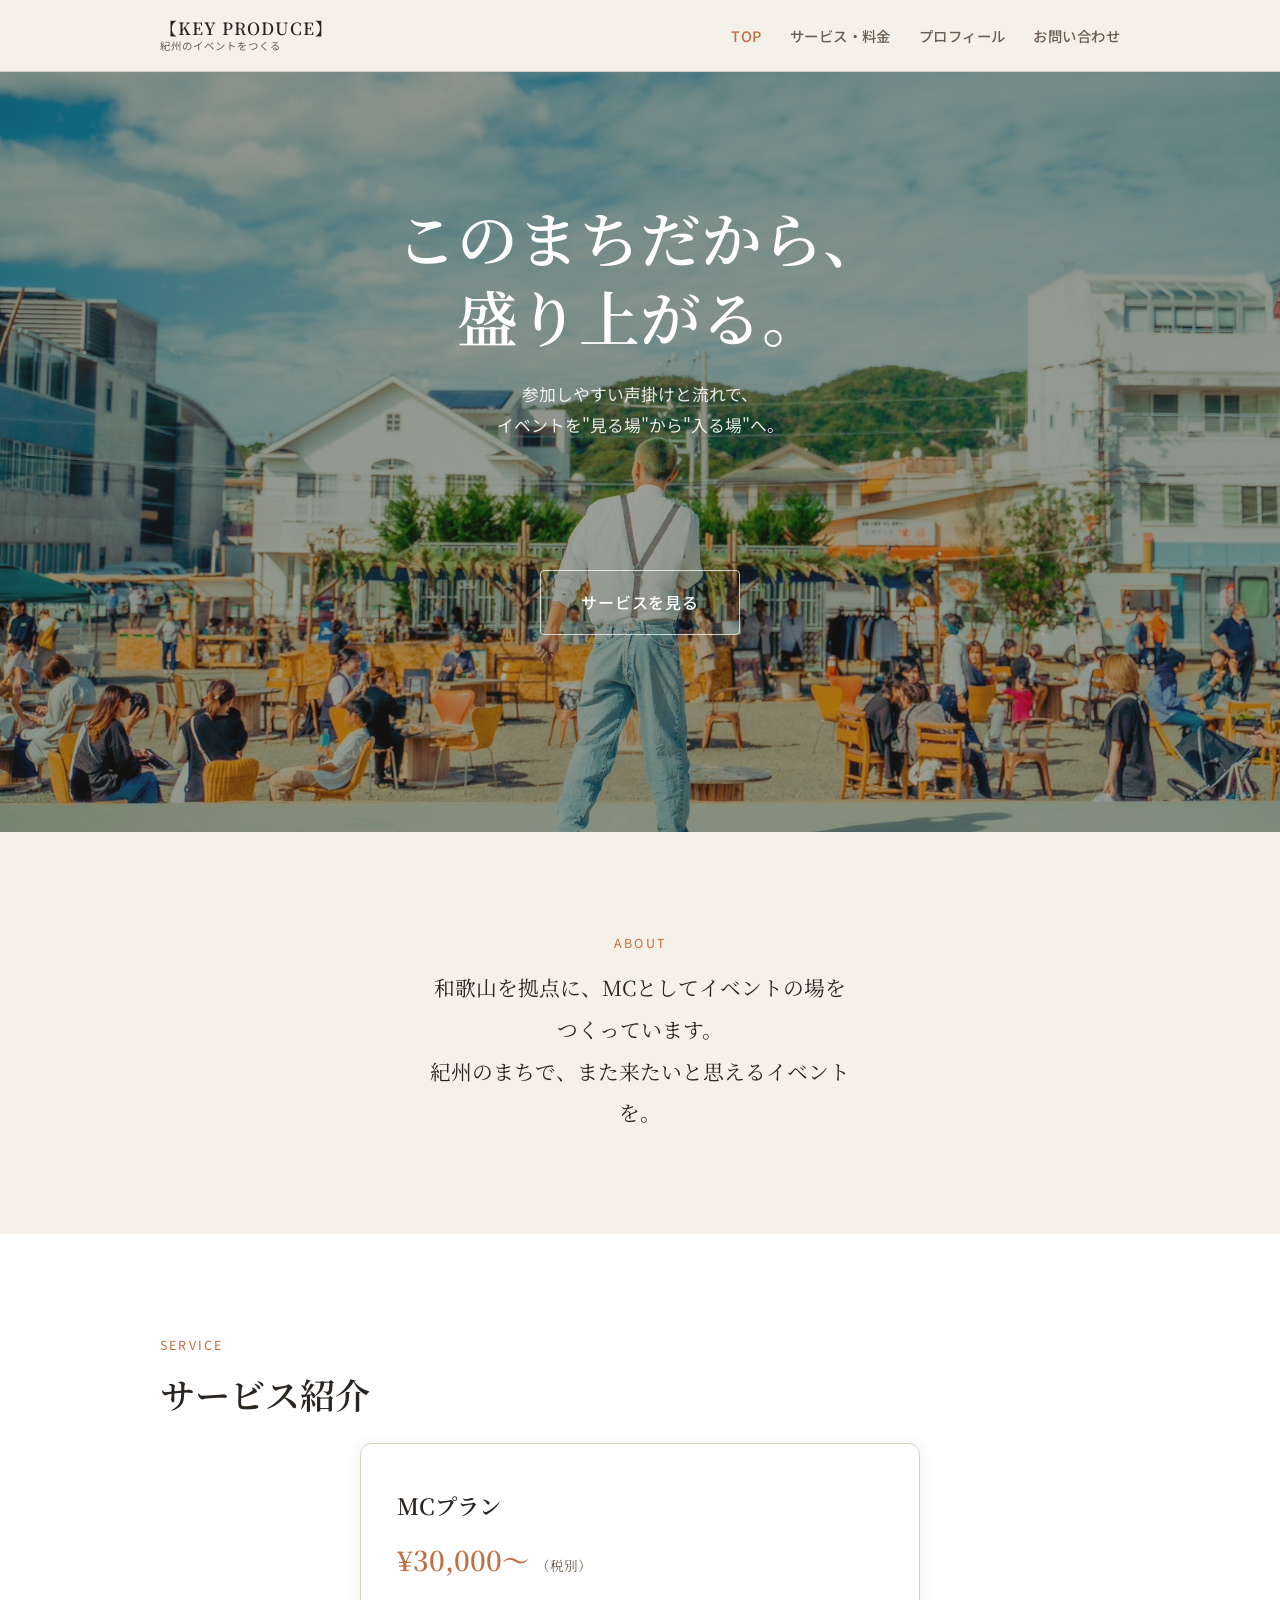
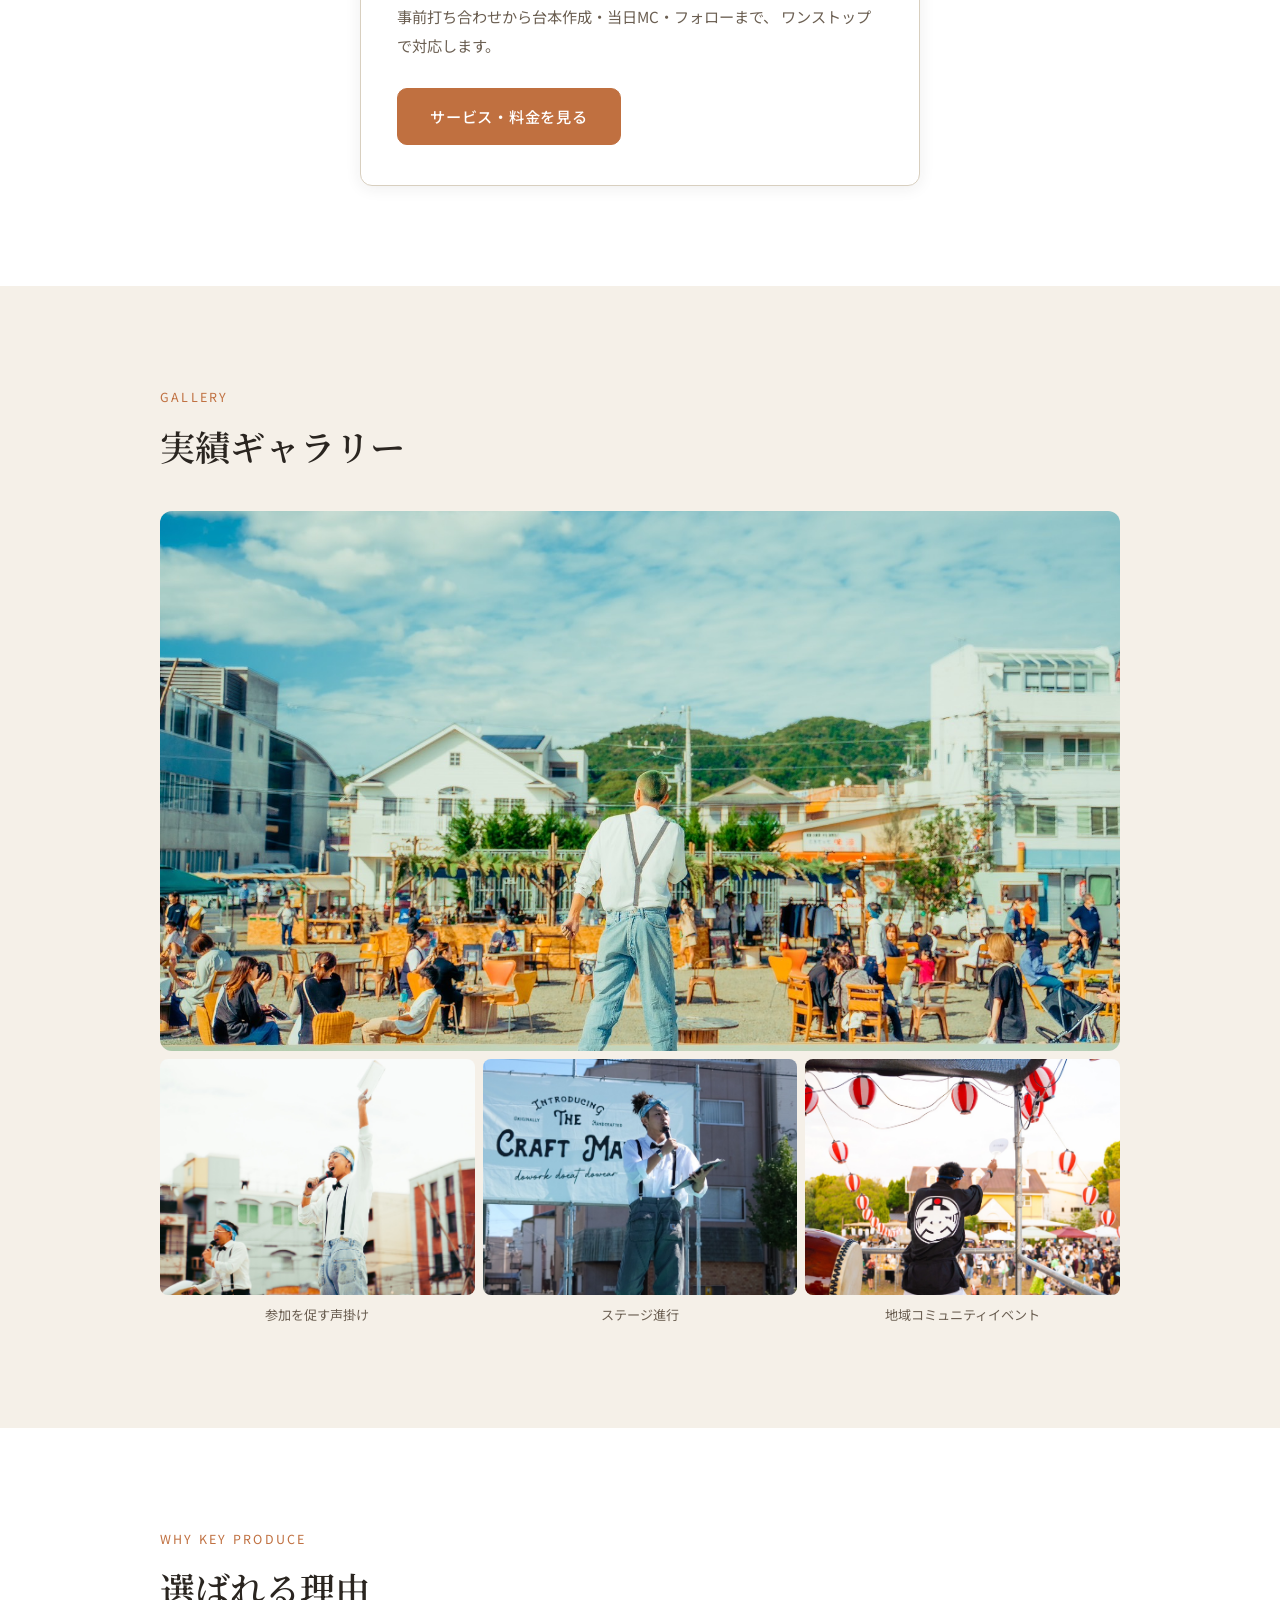
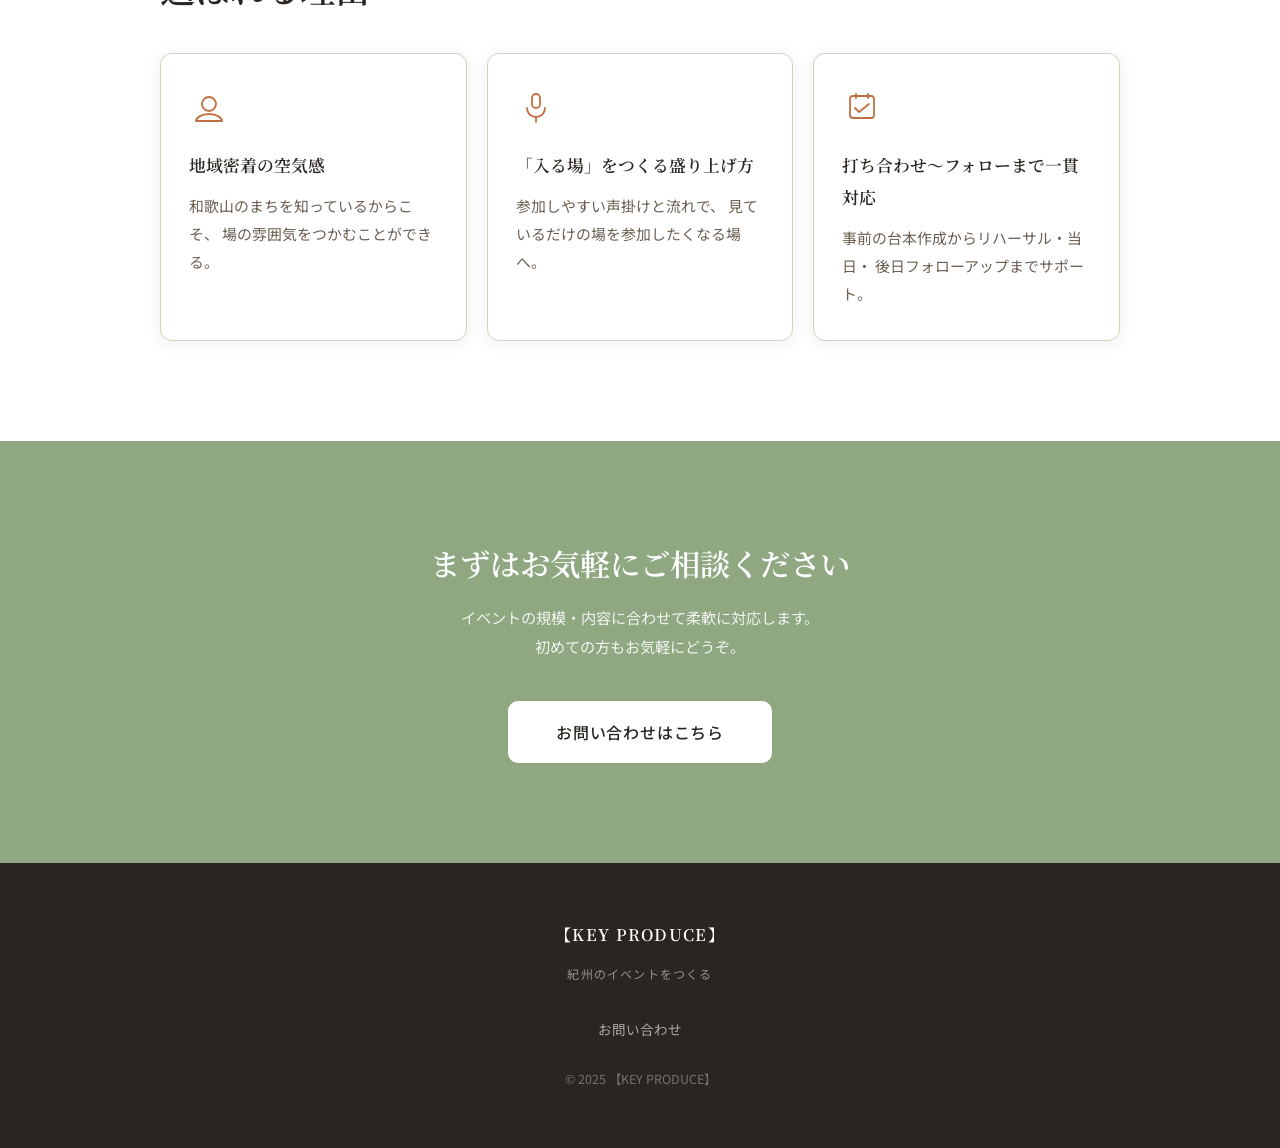
<file: index.html>
<!doctype html>
<html lang="ja">
<head>
  <meta charset="utf-8" />
  <meta name="viewport" content="width=device-width, initial-scale=1" />
  <!-- 屋号・説明文：確定後に差し替え -->
  <title>【KEY PRODUCE】｜紀州のイベントをつくる</title>
  <meta name="description" content="和歌山市を拠点に、MCとしてイベントの場をつくっています。企業イベント・地域祭り・婚礼など幅広く対応。まずはお気軽にご相談ください。" />

  <link rel="icon" href="favicon.svg" type="image/svg+xml" />
  <link rel="preconnect" href="https://fonts.googleapis.com">
  <link rel="preconnect" href="https://fonts.gstatic.com" crossorigin>
  <link href="https://fonts.googleapis.com/css2?family=Noto+Sans+JP:wght@400;500&family=Noto+Serif+JP:wght@400;600&display=swap" rel="stylesheet">

  <link rel="stylesheet" href="css/style.css" />
  <link rel="stylesheet" href="css/components.css" />
</head>

<body>
  <a class="skip-link" href="#main">本文へスキップ</a>

  <div id="site-header"></div>

  <main id="main">

    <!-- ─── 1. Hero ──────────────────────────── -->
    <section class="hero" aria-labelledby="hero-title">
      <div class="hero-bg">
        <img
          src="assets/images/hero-wakayama-local-event.jpg"
          alt="和歌山市の屋外イベント会場、多くの来場者が集まる様子"
          loading="eager"
          fetchpriority="high"
        />
      </div>
      <div class="hero-inner">
        <div class="container" style="text-align: center;">
          <div class="hero-text">
            <h1 class="hero-title" id="hero-title">
              このまちだから、<br>盛り上がる。
            </h1>
            <p class="hero-sub">
              参加しやすい声掛けと流れで、<br>
              イベントを"見る場"から"入る場"へ。
            </p>
          </div>
          <div class="hero-actions" style="justify-content: center;">
            <a class="btn btn-hero btn-lg" href="service/index.html">サービスを見る</a>
          </div>
        </div>
      </div>
    </section>

    <!-- ─── 2. KEY PRODUCEとは ────────────── -->
    <section class="section" aria-labelledby="about-heading">
      <div class="container" style="text-align: center;" data-reveal>
        <span class="section-label">About</span>
        <p class="about-text">
          和歌山を拠点に、MCとしてイベントの場をつくっています。<br>
          紀州のまちで、また来たいと思えるイベントを。
        </p>
      </div>
    </section>

    <!-- ─── 3. サービス紹介 ─────────────────── -->
    <section class="section section-white" aria-labelledby="service-heading">
      <div class="container" data-reveal>
        <span class="section-label">Service</span>
        <h2 class="section-heading" id="service-heading">サービス紹介</h2>
        <div class="service-card">
          <p class="service-card-name">MCプラン</p>
          <p class="service-card-price">¥30,000〜 <small>（税別）</small></p>
          <p class="service-card-desc">
            事前打ち合わせから台本作成・当日MC・フォローまで、
            ワンストップで対応します。
          </p>
          <a class="btn btn-fill" href="service/index.html">サービス・料金を見る</a>
        </div>
      </div>
    </section>

    <!-- ─── 4. 実績ギャラリー ──────────────── -->
    <section class="section" aria-labelledby="gallery-heading">
      <div class="container" data-reveal>
        <span class="section-label">Gallery</span>
        <h2 class="section-heading" id="gallery-heading">実績ギャラリー</h2>

        <!-- 1枚大きく＋3枚小さく（非対称グリッド） -->
        <div class="gallery-asymmetric">
          <div class="gallery-main">
            <img
              src="assets/images/hero-wakayama-local-event.jpg"
              alt="和歌山市の屋外イベント会場"
              loading="lazy"
            />
          </div>
          <div class="gallery-sub">
            <figure>
              <img
                src="assets/images/engagement-participation-moment.jpg"
                alt="参加者への声掛けシーン"
                loading="lazy"
              />
              <figcaption class="gallery-caption">参加を促す声掛け</figcaption>
            </figure>
            <figure>
              <img
                src="assets/images/value-event-mc-speaking.jpg"
                alt="ステージでのMC進行"
                loading="lazy"
              />
              <figcaption class="gallery-caption">ステージ進行</figcaption>
            </figure>
            <figure>
              <img
                src="assets/images/scenes-family-community-event.jpg"
                alt="家族連れが集まるコミュニティイベント"
                loading="lazy"
              />
              <figcaption class="gallery-caption">地域コミュニティイベント</figcaption>
            </figure>
          </div>
        </div>
        <!-- Phase2 で /works/ へのリンクを追加予定 -->
      </div>
    </section>

    <!-- ─── 5. 選ばれる理由 ────────────────── -->
    <section class="section section-white" aria-labelledby="reasons-heading">
      <div class="container" data-reveal>
        <span class="section-label">Why KEY PRODUCE</span>
        <h2 class="section-heading" id="reasons-heading">選ばれる理由</h2>

        <div class="reasons-grid">

          <article class="reason-card">
            <svg class="reason-icon" viewBox="0 0 40 40" fill="none" aria-hidden="true">
              <circle cx="20" cy="18" r="7" stroke="currentColor" stroke-width="1.8"/>
              <path d="M20 28c-8 0-13 4-13 7h26c0-3-5-7-13-7z" stroke="currentColor" stroke-width="1.8" stroke-linejoin="round"/>
            </svg>
            <h3 class="reason-title">地域密着の空気感</h3>
            <p class="reason-body">
              和歌山のまちを知っているからこそ、
              場の雰囲気をつかむことができる。
            </p>
          </article>

          <article class="reason-card">
            <svg class="reason-icon" viewBox="0 0 40 40" fill="none" aria-hidden="true">
              <rect x="16" y="8" width="8" height="14" rx="4" stroke="currentColor" stroke-width="1.8"/>
              <path d="M11 22a9 9 0 0018 0" stroke="currentColor" stroke-width="1.8" stroke-linecap="round"/>
              <line x1="20" y1="31" x2="20" y2="36" stroke="currentColor" stroke-width="1.8" stroke-linecap="round"/>
            </svg>
            <h3 class="reason-title">「入る場」をつくる盛り上げ方</h3>
            <p class="reason-body">
              参加しやすい声掛けと流れで、
              見ているだけの場を参加したくなる場へ。
            </p>
          </article>

          <article class="reason-card">
            <svg class="reason-icon" viewBox="0 0 40 40" fill="none" aria-hidden="true">
              <rect x="8" y="10" width="24" height="22" rx="3" stroke="currentColor" stroke-width="1.8"/>
              <path d="M14 8v4M26 8v4" stroke="currentColor" stroke-width="1.8" stroke-linecap="round"/>
              <path d="M13 22l4 4 10-8" stroke="currentColor" stroke-width="1.8" stroke-linecap="round" stroke-linejoin="round"/>
            </svg>
            <h3 class="reason-title">打ち合わせ〜フォローまで一貫対応</h3>
            <p class="reason-body">
              事前の台本作成からリハーサル・当日・
              後日フォローアップまでサポート。
            </p>
          </article>

        </div>
      </div>
    </section>

  </main>

  <div id="site-cta"></div>
  <div id="site-footer"></div>

  <script src="js/main.js"></script>
</body>
</html>
</file>
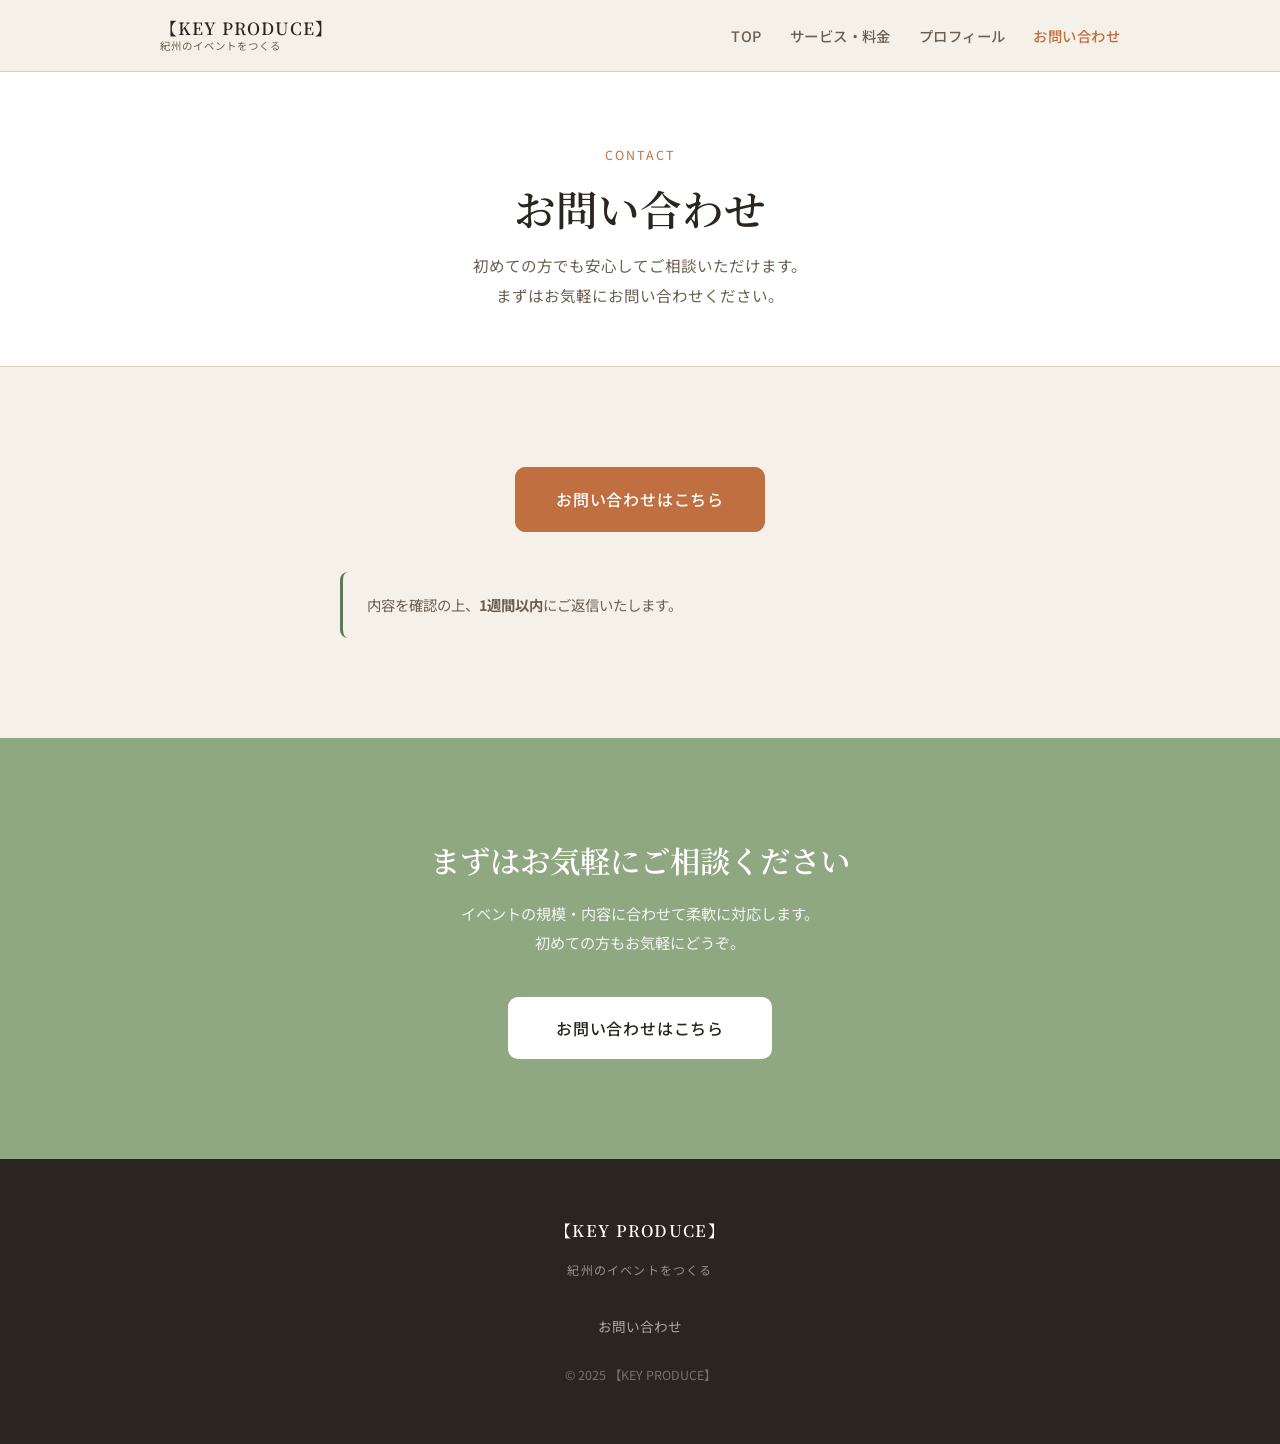
<file: contact/index.html>
<!doctype html>
<html lang="ja">
<head>
  <meta charset="utf-8" />
  <meta name="viewport" content="width=device-width, initial-scale=1" />
  <!-- 屋号：確定後に差し替え -->
  <title>お問い合わせ | 【KEY PRODUCE】</title>
  <meta name="description" content="KEY PRODUCEへのお問い合わせ。イベントMCのご依頼・ご相談はこちらから。見積もり無料・3営業日以内にご返信します。" />

  <link rel="icon" href="../favicon.svg" type="image/svg+xml" />
  <link rel="preconnect" href="https://fonts.googleapis.com">
  <link rel="preconnect" href="https://fonts.gstatic.com" crossorigin>
  <link href="https://fonts.googleapis.com/css2?family=Noto+Sans+JP:wght@400;500&family=Noto+Serif+JP:wght@400;600&display=swap" rel="stylesheet">

  <link rel="stylesheet" href="../css/style.css" />
  <link rel="stylesheet" href="../css/components.css" />
</head>

<body>
  <a class="skip-link" href="#main">本文へスキップ</a>

  <div id="site-header"></div>

  <main id="main">

    <!-- ページタイトル -->
    <div class="page-header">
      <div class="container">
        <span class="page-header-label">Contact</span>
        <h1 class="page-header-title">お問い合わせ</h1>
        <p class="page-header-lead">
          初めての方でも安心してご相談いただけます。<br>
          まずはお気軽にお問い合わせください。
        </p>
      </div>
    </div>

    <!-- お問い合わせボタン -->
    <section class="section">
      <div class="container">
        <div class="contact-form-wrap" data-reveal>

          <div style="text-align: center;">
            <a
              class="btn btn-fill btn-lg"
              href="https://forms.gle/4PhHbf9vP138YuXG6"
              target="_blank"
              rel="noopener"
            >
              お問い合わせはこちら
            </a>
          </div>

          <div class="form-note" style="margin-top: 40px;">
            内容を確認の上、<strong>1週間以内</strong>にご返信いたします。<br>
            <!-- Instagram DM（アカウント確定後に解除）
            お急ぎの場合はInstagramのDMよりご連絡ください。
            -->
          </div>

        </div>
      </div>
    </section>

  </main>

  <div id="site-cta"></div>
  <div id="site-footer"></div>

  <script src="../js/main.js"></script>
</body>
</html>
</file>
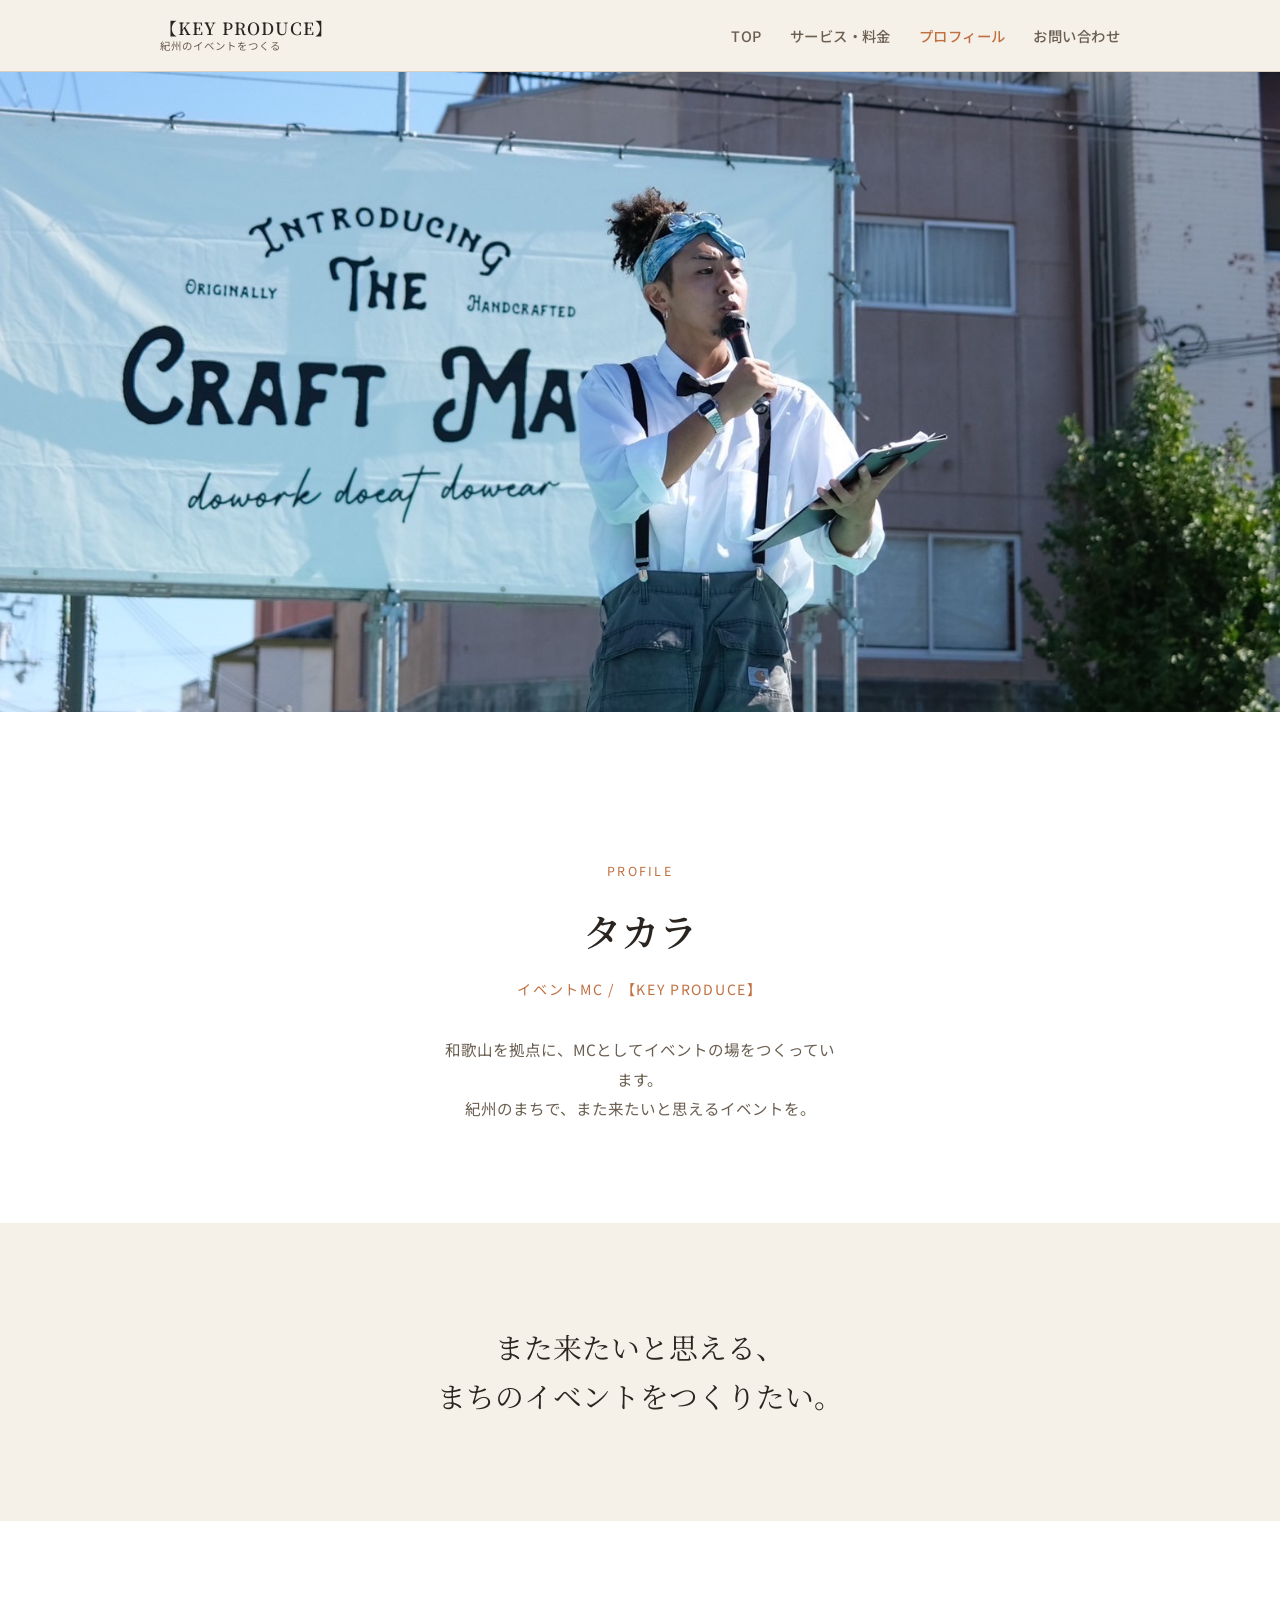
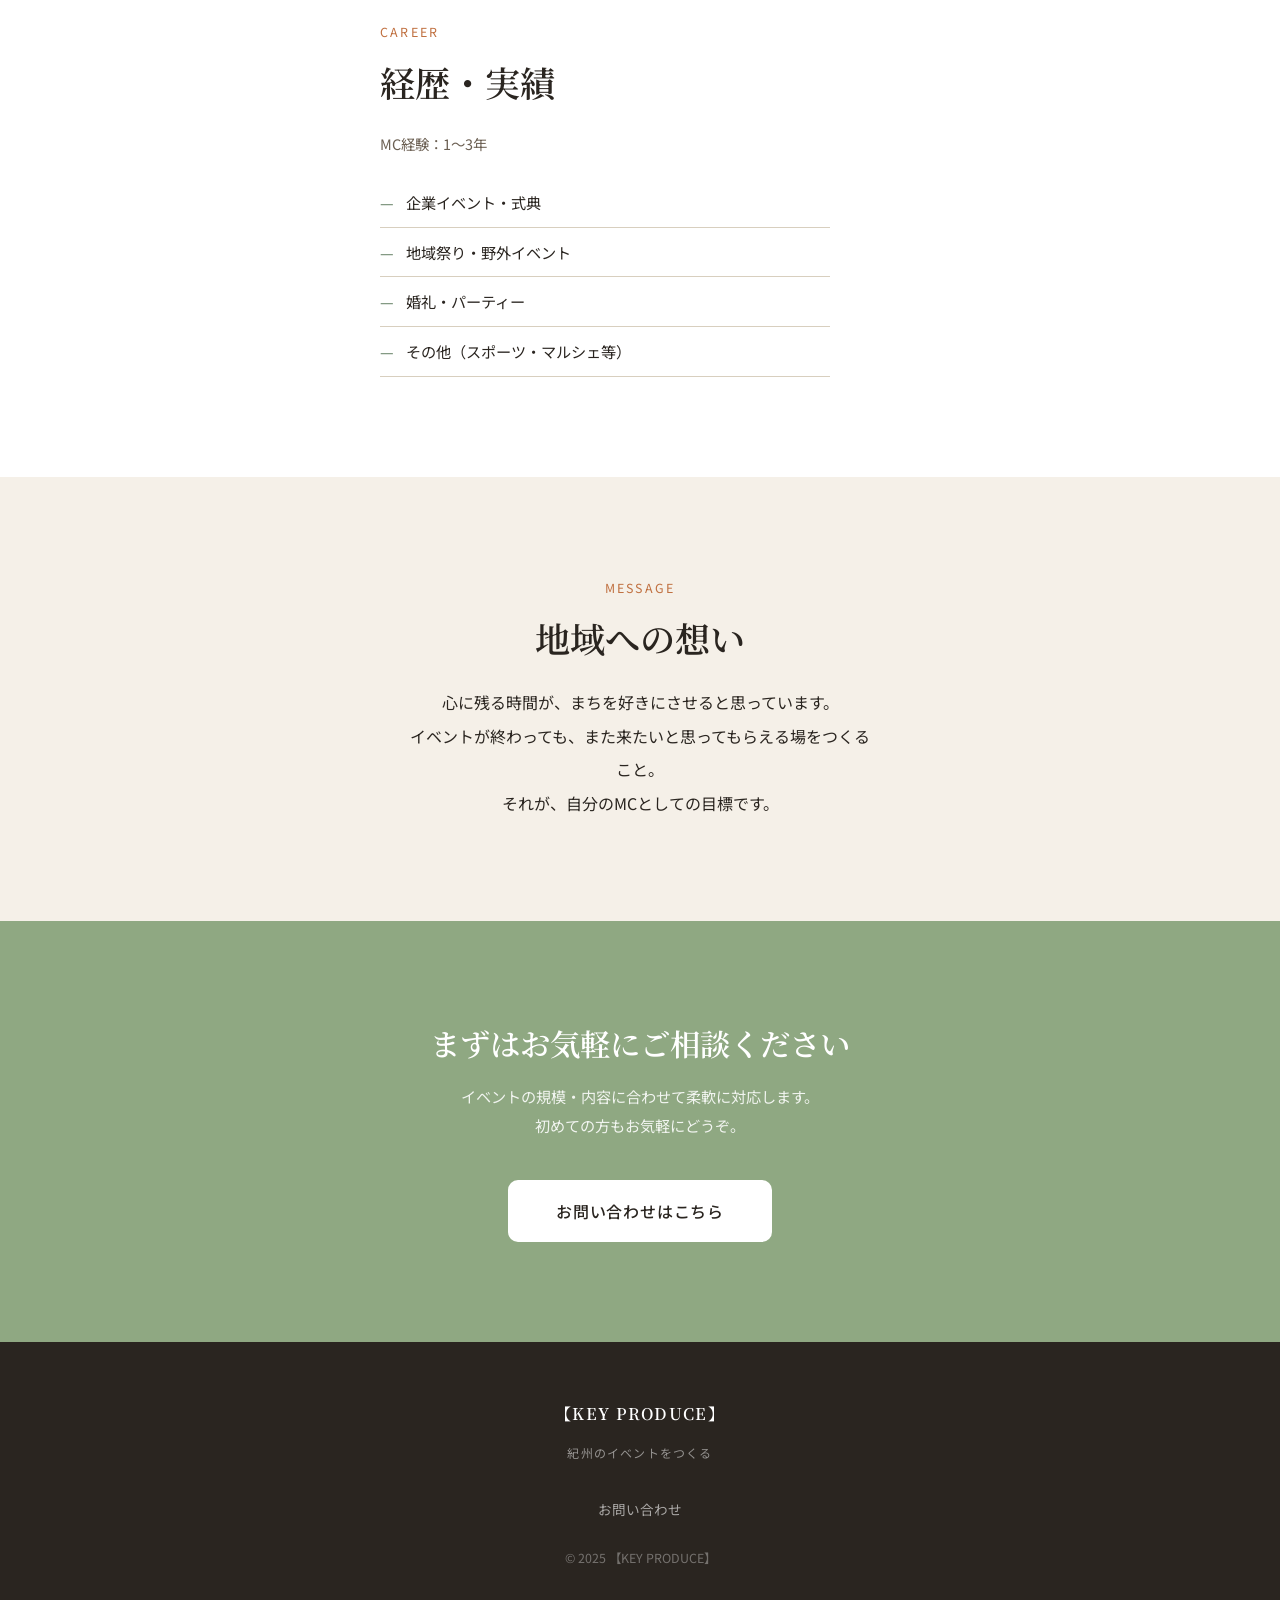
<file: profile/index.html>
<!doctype html>
<html lang="ja">
<head>
  <meta charset="utf-8" />
  <meta name="viewport" content="width=device-width, initial-scale=1" />
  <!-- 屋号：確定後に差し替え -->
  <title>プロフィール | 【KEY PRODUCE】</title>
  <meta name="description" content="和歌山を拠点に活動するイベントMC・タカラのプロフィール。地域のまちで、また来たいと思えるイベントをつくることが目標です。" />

  <link rel="icon" href="../favicon.svg" type="image/svg+xml" />
  <link rel="preconnect" href="https://fonts.googleapis.com">
  <link rel="preconnect" href="https://fonts.gstatic.com" crossorigin>
  <link href="https://fonts.googleapis.com/css2?family=Noto+Sans+JP:wght@400;500&family=Noto+Serif+JP:wght@400;600&display=swap" rel="stylesheet">

  <link rel="stylesheet" href="../css/style.css" />
  <link rel="stylesheet" href="../css/components.css" />

  <style>
    /* プロフィール写真：フルワイドに近い大きな表示 */
    .profile-photo-wrap {
      width: 100%;
      max-height: 640px;
      overflow: hidden;
    }

    .profile-photo-wrap img {
      width: 100%;
      height: 100%;
      max-height: 640px;
      object-fit: cover;
      object-position: center top;
      display: block;
    }

    /* 名前・肩書きブロック */
    .profile-intro {
      padding: 48px 0 0;
      text-align: center;
    }

    /* 経歴セクション */
    .career-wrap {
      max-width: 520px;
      margin: 0 auto;
    }

    .career-meta {
      font-size: 0.9rem;
      color: var(--color-muted);
      margin: 0 0 8px;
    }
  </style>
</head>

<body>
  <a class="skip-link" href="#main">本文へスキップ</a>

  <div id="site-header"></div>

  <main id="main">

    <!-- ─── 1. 顔写真（大きく・Apple風） ──── -->
    <div class="profile-photo-wrap">
      <img
        src="../assets/images/value-event-mc-speaking.jpg"
        alt="イベントMC タカラがステージでマイクを持ち進行する様子"
        loading="eager"
        fetchpriority="high"
      />
    </div>

    <!-- ─── 2. ニックネーム・肩書き ─────── -->
    <section class="section section-white" aria-label="プロフィール基本情報">
      <div class="container">
        <div class="profile-intro" data-reveal>
          <span class="section-label">Profile</span>
          <h1 class="profile-name">タカラ</h1>
          <!-- 屋号：確定後に差し替え -->
          <p class="profile-role">イベントMC / 【KEY PRODUCE】</p>
          <p style="max-width: 44ch; margin: 0 auto; color: var(--color-muted); font-size: 0.97rem;">
            和歌山を拠点に、MCとしてイベントの場をつくっています。<br>
            紀州のまちで、また来たいと思えるイベントを。
          </p>
        </div>
      </div>
    </section>

    <!-- ─── 3. キャッチコピー ──────────── -->
    <section class="section" aria-label="キャッチコピー">
      <div class="container" style="text-align: center;" data-reveal>
        <p class="profile-catch">
          また来たいと思える、<br>
          まちのイベントをつくりたい。
        </p>
      </div>
    </section>

    <!-- ─── 4. 経歴・実績 ─────────────── -->
    <section class="section section-white" aria-labelledby="career-heading">
      <div class="container" data-reveal>
        <div class="career-wrap">
          <span class="section-label">Career</span>
          <h2 class="section-heading" id="career-heading">経歴・実績</h2>
          <p class="career-meta">MC経験：1〜3年</p>
          <ul class="profile-history-list">
            <li>企業イベント・式典</li>
            <li>地域祭り・野外イベント</li>
            <li>婚礼・パーティー</li>
            <li>その他（スポーツ・マルシェ等）</li>
          </ul>
        </div>
      </div>
    </section>

    <!-- ─── 5. 地域への想い ───────────── -->
    <section class="section" aria-labelledby="message-heading">
      <div class="container" data-reveal>
        <div style="text-align: center;">
          <span class="section-label">Message</span>
          <h2 class="section-heading" id="message-heading" style="text-align: center;">地域への想い</h2>
        </div>
        <p class="profile-message">
          心に残る時間が、まちを好きにさせると思っています。<br>
          イベントが終わっても、また来たいと思ってもらえる場をつくること。<br>
          それが、自分のMCとしての目標です。
        </p>
      </div>
    </section>

  </main>

  <div id="site-cta"></div>
  <div id="site-footer"></div>

  <script src="../js/main.js"></script>
</body>
</html>
</file>
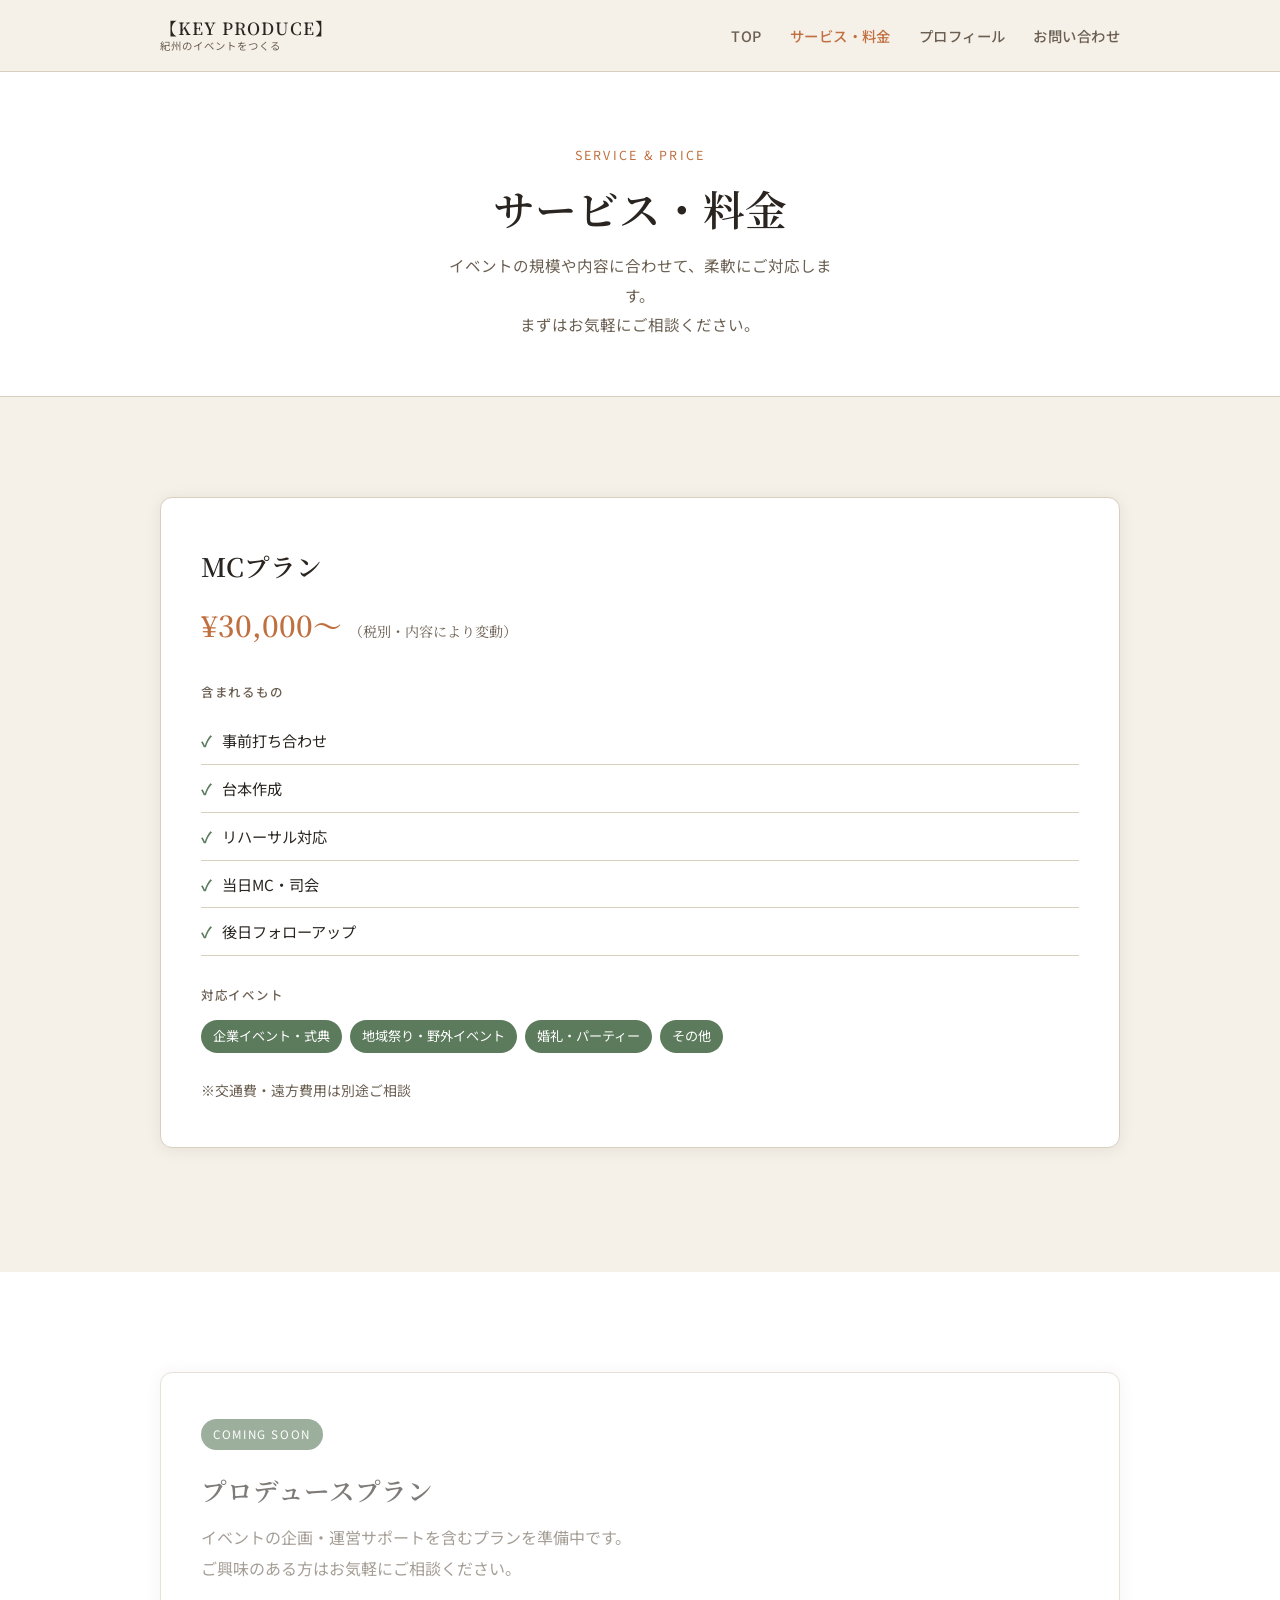
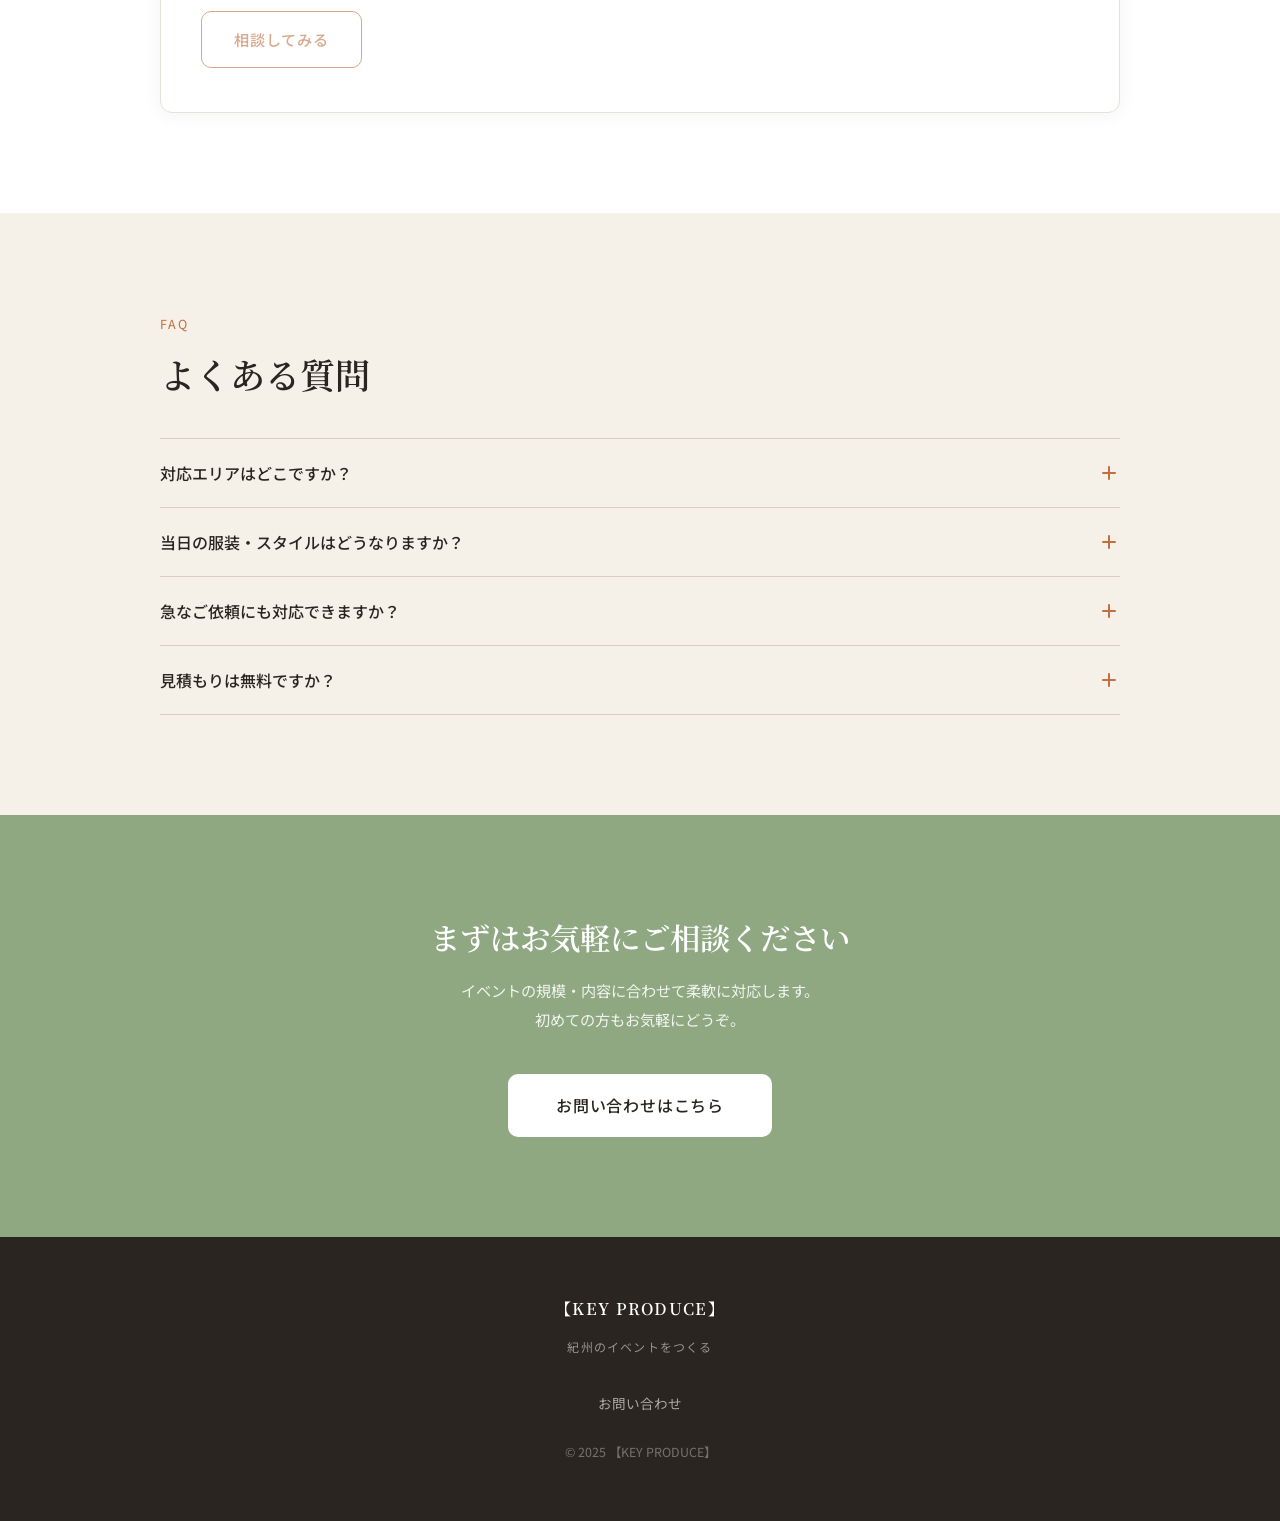
<file: service/index.html>
<!doctype html>
<html lang="ja">
<head>
  <meta charset="utf-8" />
  <meta name="viewport" content="width=device-width, initial-scale=1" />
  <!-- 屋号：確定後に差し替え -->
  <title>サービス・料金 | 【KEY PRODUCE】</title>
  <meta name="description" content="KEY PRODUCEのサービスと料金案内。MCプランは3万円〜（税別）。企業イベント・地域祭り・婚礼など幅広く対応します。" />

  <link rel="icon" href="../favicon.svg" type="image/svg+xml" />
  <link rel="preconnect" href="https://fonts.googleapis.com">
  <link rel="preconnect" href="https://fonts.gstatic.com" crossorigin>
  <link href="https://fonts.googleapis.com/css2?family=Noto+Sans+JP:wght@400;500&family=Noto+Serif+JP:wght@400;600&display=swap" rel="stylesheet">

  <link rel="stylesheet" href="../css/style.css" />
  <link rel="stylesheet" href="../css/components.css" />
</head>

<body>
  <a class="skip-link" href="#main">本文へスキップ</a>

  <div id="site-header"></div>

  <main id="main">

    <!-- ページタイトル -->
    <div class="page-header">
      <div class="container">
        <span class="page-header-label">Service &amp; Price</span>
        <h1 class="page-header-title">サービス・料金</h1>
        <p class="page-header-lead">
          イベントの規模や内容に合わせて、柔軟にご対応します。<br>
          まずはお気軽にご相談ください。
        </p>
      </div>
    </div>

    <!-- MCプラン -->
    <section class="section" aria-labelledby="plan-mc">
      <div class="container" data-reveal>
        <div class="plan-card">
          <h2 class="plan-name" id="plan-mc">MCプラン</h2>
          <p class="plan-price">¥30,000〜 <span>（税別・内容により変動）</span></p>

          <p class="plan-section-label">含まれるもの</p>
          <ul class="plan-checklist">
            <li>事前打ち合わせ</li>
            <li>台本作成</li>
            <li>リハーサル対応</li>
            <li>当日MC・司会</li>
            <li>後日フォローアップ</li>
          </ul>

          <p class="plan-section-label">対応イベント</p>
          <div class="plan-tags">
            <span class="plan-tag">企業イベント・式典</span>
            <span class="plan-tag">地域祭り・野外イベント</span>
            <span class="plan-tag">婚礼・パーティー</span>
            <span class="plan-tag">その他</span>
          </div>

          <p class="plan-note">※交通費・遠方費用は別途ご相談</p>
        </div>
      </div>
    </section>

    <!-- プロデュースプラン（Coming Soon） -->
    <section class="section section-white" aria-labelledby="plan-produce">
      <div class="container" data-reveal>
        <div class="plan-coming-soon">
          <span class="badge-coming-soon">Coming Soon</span>
          <h2 class="plan-name" id="plan-produce">プロデュースプラン</h2>
          <p style="color: var(--color-muted); margin: 0 0 28px; line-height: 1.9;">
            イベントの企画・運営サポートを含むプランを準備中です。<br>
            ご興味のある方はお気軽にご相談ください。
          </p>
          <a class="btn" href="../contact/index.html">相談してみる</a>
        </div>
      </div>
    </section>

    <!-- FAQ -->
    <section class="section" aria-labelledby="faq-heading">
      <div class="container" data-reveal>
        <span class="section-label">FAQ</span>
        <h2 class="section-heading" id="faq-heading">よくある質問</h2>

        <ul class="faq-list">
          <li class="faq-item">
            <button class="faq-btn" aria-expanded="false">
              対応エリアはどこですか？
              <span class="faq-icon" aria-hidden="true"></span>
            </button>
            <div class="faq-answer" role="region">
              <div class="faq-answer-inner">
                和歌山市を中心に対応しています。遠方の場合はご相談ください。
              </div>
            </div>
          </li>
          <li class="faq-item">
            <button class="faq-btn" aria-expanded="false">
              当日の服装・スタイルはどうなりますか？
              <span class="faq-icon" aria-hidden="true"></span>
            </button>
            <div class="faq-answer" role="region">
              <div class="faq-answer-inner">
                イベントの雰囲気や主催者様のご要望に合わせてご相談します。
              </div>
            </div>
          </li>
          <li class="faq-item">
            <button class="faq-btn" aria-expanded="false">
              急なご依頼にも対応できますか？
              <span class="faq-icon" aria-hidden="true"></span>
            </button>
            <div class="faq-answer" role="region">
              <div class="faq-answer-inner">
                日程次第でご対応できる場合があります。まずはご連絡ください。
              </div>
            </div>
          </li>
          <li class="faq-item">
            <button class="faq-btn" aria-expanded="false">
              見積もりは無料ですか？
              <span class="faq-icon" aria-hidden="true"></span>
            </button>
            <div class="faq-answer" role="region">
              <div class="faq-answer-inner">
                はい、お見積もりは無料です。お気軽にお問い合わせください。
              </div>
            </div>
          </li>
        </ul>
      </div>
    </section>

  </main>

  <div id="site-cta"></div>
  <div id="site-footer"></div>

  <script src="../js/main.js"></script>
</body>
</html>
</file>
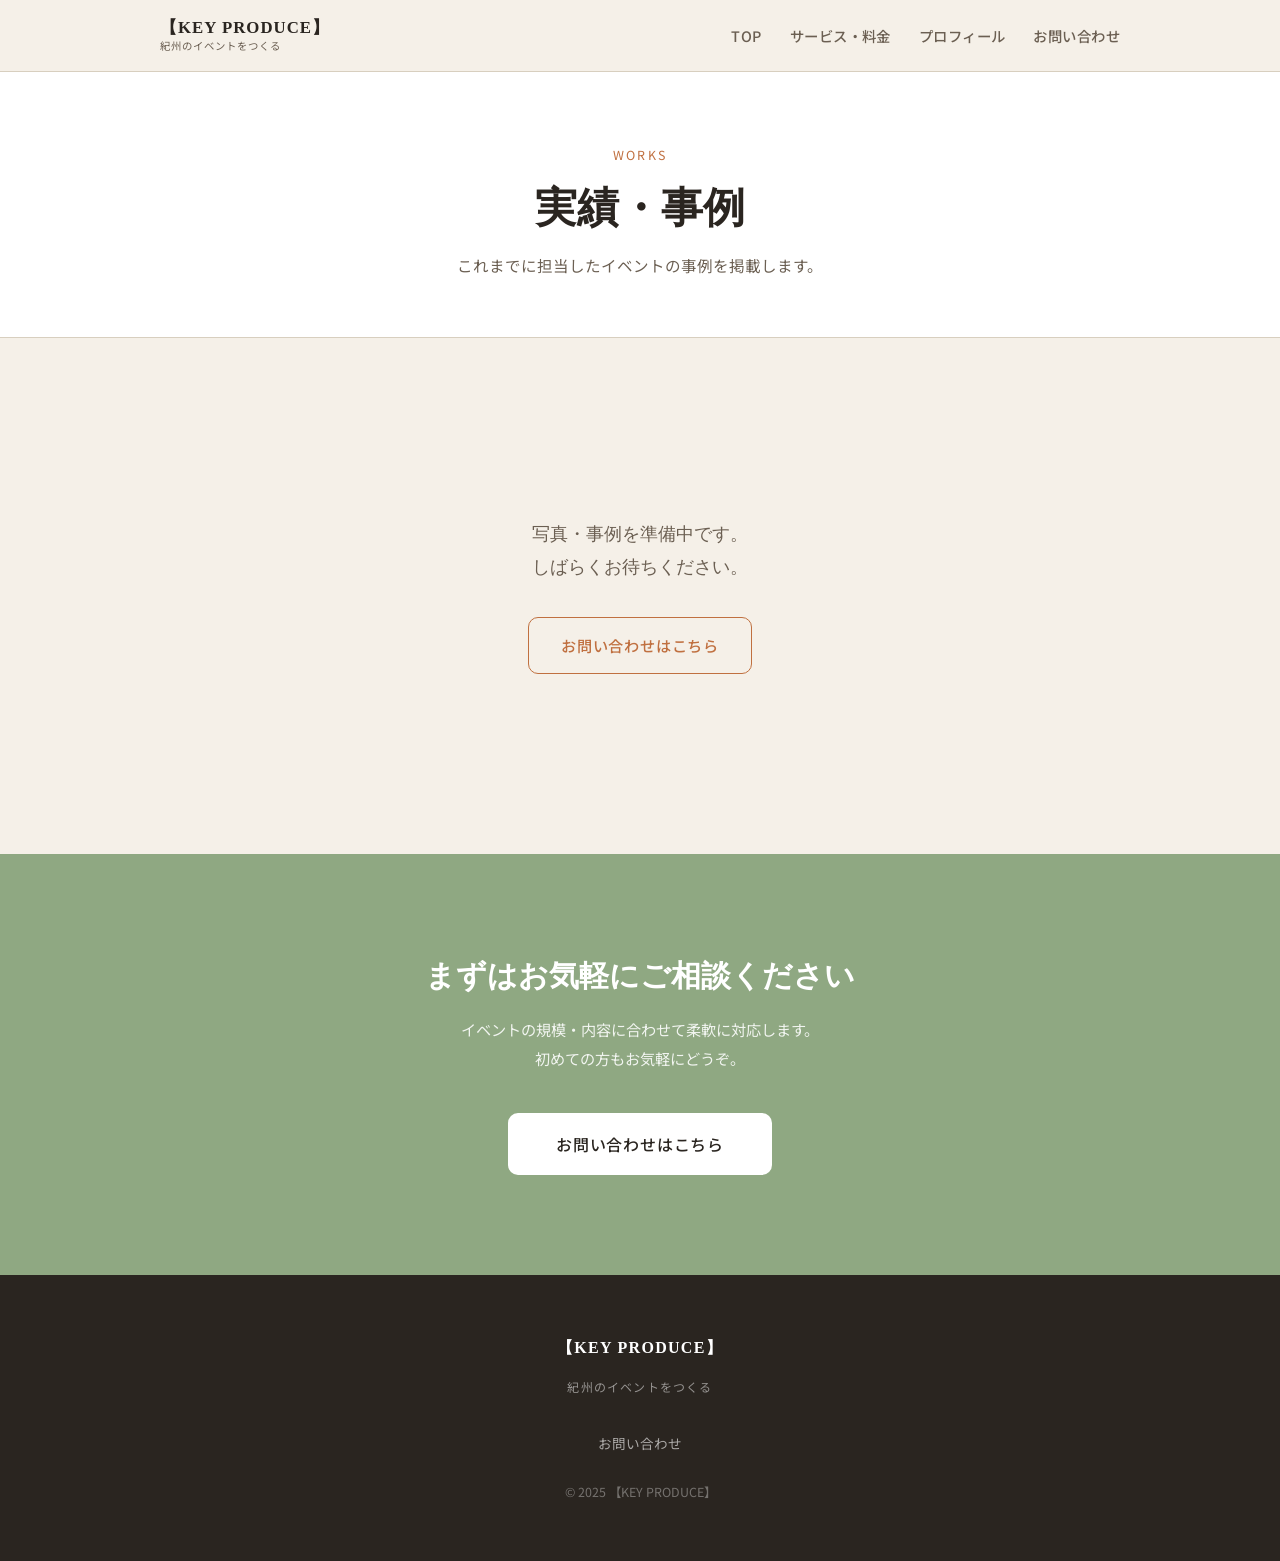
<file: works/index.html>
<!doctype html>
<html lang="ja">
<head>
  <meta charset="utf-8" />
  <meta name="viewport" content="width=device-width, initial-scale=1" />
  <!-- 屋号：確定後に差し替え -->
  <title>実績・事例 | 【KEY PRODUCE】</title>
  <meta name="description" content="KEY PRODUCEの実績・事例一覧。（Phase2 準備中）" />
  <link rel="icon" href="../favicon.svg" type="image/svg+xml" />
  <link rel="preconnect" href="https://fonts.googleapis.com">
  <link rel="preconnect" href="https://fonts.gstatic.com" crossorigin>
  <link href="https://fonts.googleapis.com/css2?family=Noto+Sans+JP:wght@400;500;700&family=Cormorant+Garamond:ital,wght@0,400;0,500;1,400&display=swap" rel="stylesheet">
  <link rel="stylesheet" href="../css/style.css" />
  <link rel="stylesheet" href="../css/components.css" />
</head>
<body>
  <a class="skip-link" href="#main">本文へスキップ</a>

  <div id="site-header"></div>

  <main id="main">

    <!-- ページタイトル -->
    <div class="page-header">
      <div class="container">
        <span class="page-header-label">Works</span>
        <h1 class="page-header-title">実績・事例</h1>
        <p class="page-header-lead">これまでに担当したイベントの事例を掲載します。</p>
      </div>
    </div>

    <!-- Phase2 プレースホルダー -->
    <section class="section">
      <div class="container">
        <div class="works-placeholder">
          <p class="works-placeholder-text">
            写真・事例を準備中です。<br>
            しばらくお待ちください。
          </p>
          <a class="btn" href="../contact/index.html">お問い合わせはこちら</a>
        </div>
      </div>
    </section>

  </main>

  <div id="site-cta"></div>
  <div id="site-footer"></div>

  <script src="../js/main.js"></script>
</body>
</html>
</file>
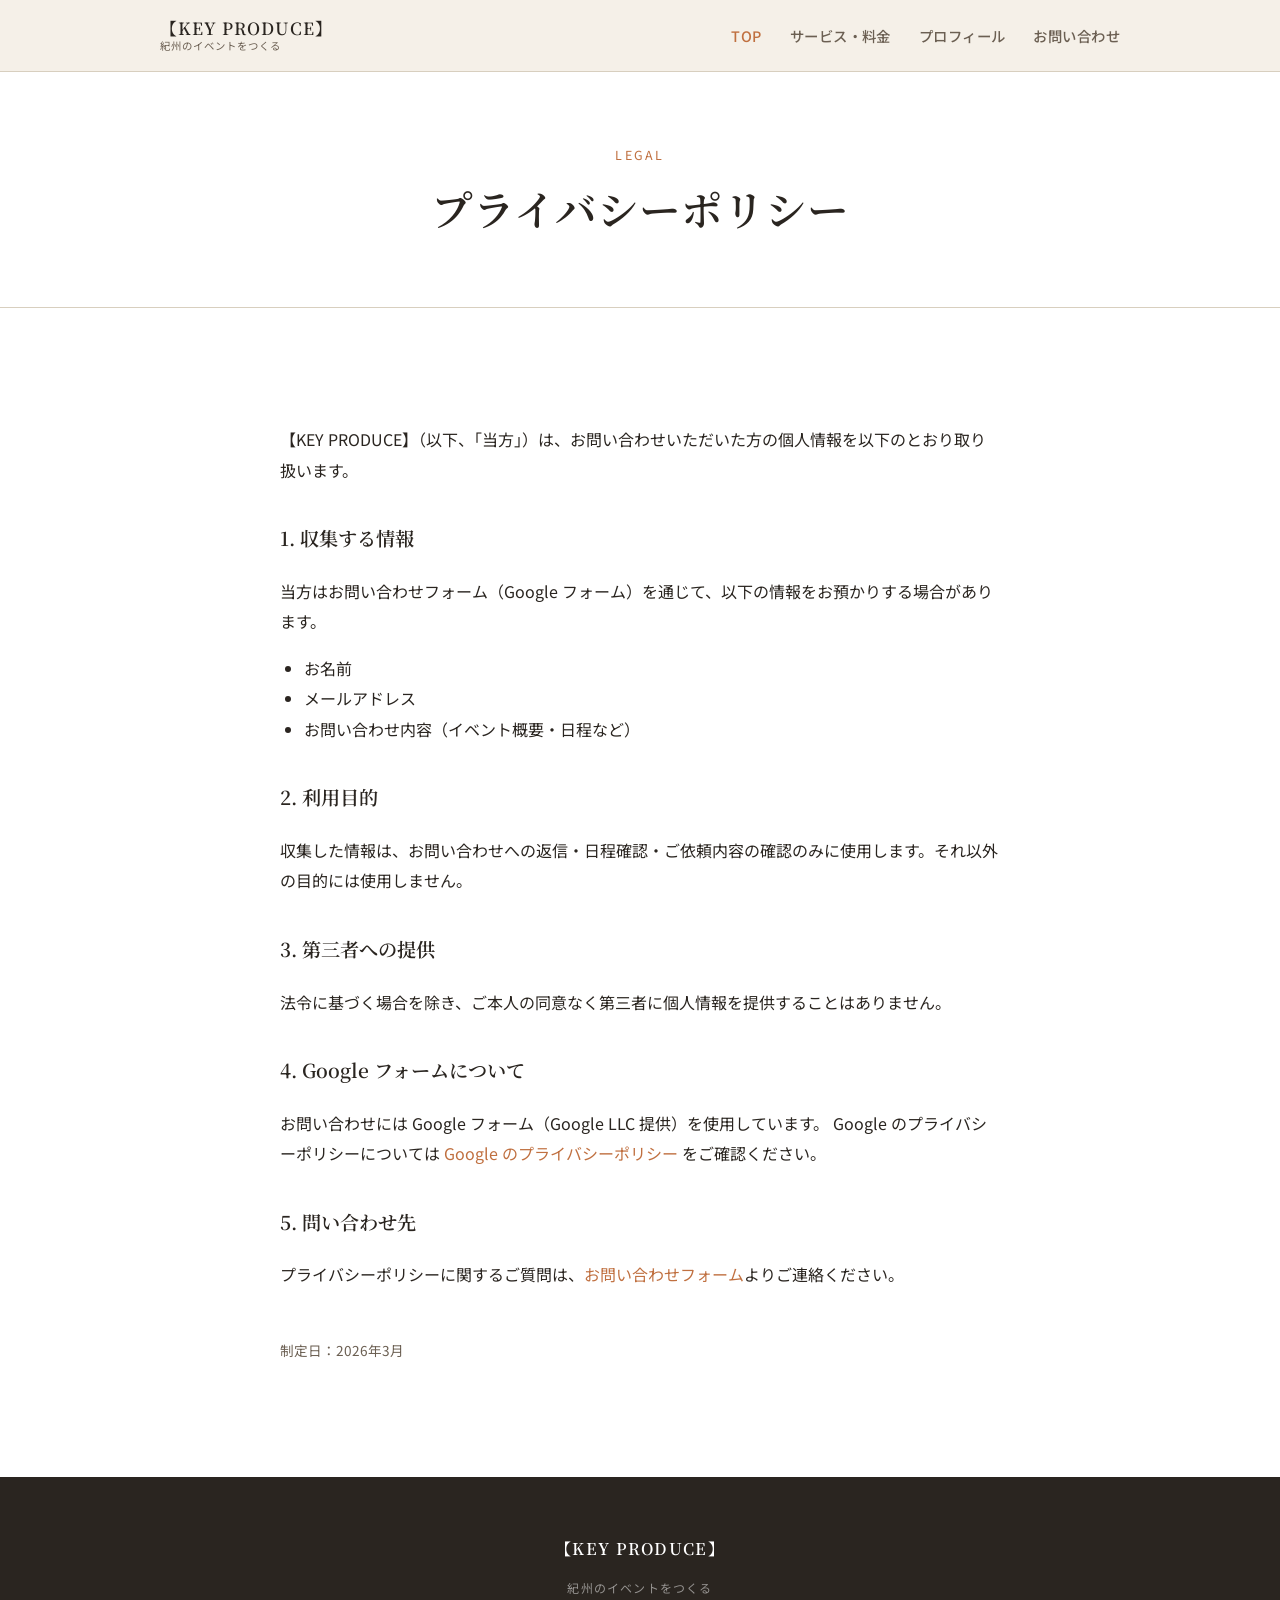
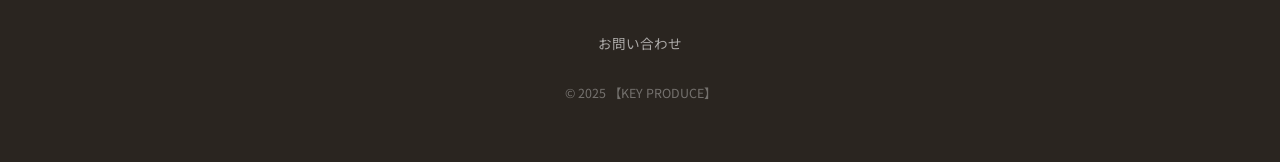
<file: privacy.html>
<!doctype html>
<html lang="ja">
<head>
  <meta charset="utf-8" />
  <meta name="viewport" content="width=device-width, initial-scale=1" />
  <title>プライバシーポリシー | 【KEY PRODUCE】</title>
  <meta name="description" content="【KEY PRODUCE】のプライバシーポリシーです。" />
  <meta name="robots" content="noindex" />

  <link rel="icon" href="favicon.svg" type="image/svg+xml" />
  <link rel="preconnect" href="https://fonts.googleapis.com">
  <link rel="preconnect" href="https://fonts.gstatic.com" crossorigin>
  <link href="https://fonts.googleapis.com/css2?family=Noto+Sans+JP:wght@400;500&family=Noto+Serif+JP:wght@400;600&display=swap" rel="stylesheet">

  <link rel="stylesheet" href="css/style.css" />
  <link rel="stylesheet" href="css/components.css" />
</head>

<body>
  <a class="skip-link" href="#main">本文へスキップ</a>

  <div id="site-header"></div>

  <main id="main">
    <div class="page-header">
      <div class="container">
        <span class="page-header-label">Legal</span>
        <h1 class="page-header-title">プライバシーポリシー</h1>
      </div>
    </div>

    <section class="section section-white">
      <div class="container" style="max-width: 720px;">
        <div style="line-height: var(--line-height); color: var(--color-text);">

          <p>【KEY PRODUCE】（以下、「当方」）は、お問い合わせいただいた方の個人情報を以下のとおり取り扱います。</p>

          <h2 class="section-heading" style="font-size: 1.2rem; margin-top: 40px;">1. 収集する情報</h2>
          <p>当方はお問い合わせフォーム（Google フォーム）を通じて、以下の情報をお預かりする場合があります。</p>
          <ul style="padding-left: 1.5em; margin: 12px 0;">
            <li>お名前</li>
            <li>メールアドレス</li>
            <li>お問い合わせ内容（イベント概要・日程など）</li>
          </ul>

          <h2 class="section-heading" style="font-size: 1.2rem; margin-top: 40px;">2. 利用目的</h2>
          <p>収集した情報は、お問い合わせへの返信・日程確認・ご依頼内容の確認のみに使用します。それ以外の目的には使用しません。</p>

          <h2 class="section-heading" style="font-size: 1.2rem; margin-top: 40px;">3. 第三者への提供</h2>
          <p>法令に基づく場合を除き、ご本人の同意なく第三者に個人情報を提供することはありません。</p>

          <h2 class="section-heading" style="font-size: 1.2rem; margin-top: 40px;">4. Google フォームについて</h2>
          <p>
            お問い合わせには Google フォーム（Google LLC 提供）を使用しています。
            Google のプライバシーポリシーについては
            <a href="https://policies.google.com/privacy" target="_blank" rel="noopener" style="color: var(--color-accent);">Google のプライバシーポリシー</a>
            をご確認ください。
          </p>

          <h2 class="section-heading" style="font-size: 1.2rem; margin-top: 40px;">5. 問い合わせ先</h2>
          <p>プライバシーポリシーに関するご質問は、<a href="contact/index.html" style="color: var(--color-accent);">お問い合わせフォーム</a>よりご連絡ください。</p>

          <p style="color: var(--color-muted); font-size: 0.85rem; margin-top: 48px;">制定日：2026年3月</p>
        </div>
      </div>
    </section>
  </main>

  <div id="site-footer"></div>

  <script src="js/main.js"></script>
</body>
</html>
</file>
<file: css/style.css>
/* =============================================
   KEY PRODUCE | style.css
   共通スタイル・デザイントークン（DESIGN.md準拠）
   ============================================= */

/* ── デザイントークン ─────────────────────── */
:root {
  /* ベース */
  --color-bg:        #F5F0E8;  /* 少し黄みがかったベージュ */
  --color-bg-sub:    #EDE6D6;  /* セクション背景の切り替え用 */
  --color-text:      #2A2520;  /* 少し茶みがかったほぼ黒 */
  --color-text-sub:  #6B5F52;  /* サブテキスト・キャプション用 */

  /* アクセント */
  --color-accent:      #C07040;  /* テラコッタ寄りのオレンジ */
  --color-accent-dark: #9A5830;  /* ホバー時・強調時 */
  --color-sub:         #5C7A5C;  /* 深みのあるグリーン */
  --color-sub-light:   #8FA882;  /* CTAセクション背景・薄いグリーン */

  /* ボーダー・シャドウ */
  --color-border:  #D8CFBF;
  --color-shadow:  rgba(42, 37, 32, 0.08);
  --color-white:   #FFFFFF;

  /* 後方互換（--color-muted 参照箇所用エイリアス） */
  --color-muted:   var(--color-text-sub);

  /* Typography */
  --font-serif:      'Noto Serif JP', serif;
  --font-sans:       'Noto Sans JP', sans-serif;
  --font-size-base:  16px;
  --line-height:     1.9;

  /* Spacing */
  --section-gap:    100px;
  --content-width:  960px;
  --padding-mobile: 24px;

  /* Shape */
  --radius-btn:  10px;
  --radius-card: 12px;
}

/* ── リセット ─────────────────────────────── */
*, *::before, *::after {
  box-sizing: border-box;
}

:focus-visible {
  outline: 2px solid var(--color-accent);
  outline-offset: 3px;
}

html {
  scroll-behavior: smooth;
}

body {
  margin: 0;
  font-family: var(--font-sans);
  font-size: var(--font-size-base);
  line-height: var(--line-height);
  color: var(--color-text);
  background: var(--color-bg);
}

img {
  max-width: 100%;
  height: auto;
  display: block;
}

figure {
  margin: 0;
}

a {
  color: inherit;
  text-decoration: none;
}

a:hover {
  text-decoration: underline;
  text-underline-offset: 3px;
}

/* ── ユーティリティ ───────────────────────── */
.sr-only {
  position: absolute;
  width: 1px;
  height: 1px;
  padding: 0;
  margin: -1px;
  overflow: hidden;
  clip: rect(0, 0, 0, 0);
  white-space: nowrap;
  border: 0;
}

.skip-link {
  position: absolute;
  left: -9999px;
  top: auto;
  z-index: 10000;
}

.skip-link:focus {
  left: 16px;
  top: 16px;
  background: var(--color-white);
  border: 1px solid var(--color-border);
  padding: 10px 16px;
  border-radius: var(--radius-btn);
}

/* ── レイアウト ───────────────────────────── */
.container {
  width: min(var(--content-width), calc(100% - var(--padding-mobile) * 2));
  margin-inline: auto;
}

.section {
  padding: var(--section-gap) 0;
}

.section-white {
  background: var(--color-white);
}

/* ── タイポグラフィ ───────────────────────── */
.section-label {
  font-family: var(--font-sans);
  font-size: 0.78rem;
  letter-spacing: 0.18em;
  color: var(--color-accent);
  text-transform: uppercase;
  display: block;
  margin-bottom: 12px;
}

.section-heading {
  font-family: var(--font-serif);
  font-size: clamp(1.5rem, 3.5vw, 2.2rem);
  font-weight: 600;
  line-height: 1.4;
  color: var(--color-text);
  margin: 0 0 24px;
}

.section-lead {
  color: var(--color-muted);
  font-size: 0.97rem;
  line-height: var(--line-height);
  max-width: 56ch;
  margin: 0 0 40px;
}

/* ── ページヘッダー ───────────────────────── */
.page-header {
  padding: 72px 0 56px;
  background: var(--color-white);
  border-bottom: 1px solid var(--color-border);
  text-align: center;
}

.page-header-label {
  font-family: var(--font-sans);
  font-size: 0.78rem;
  letter-spacing: 0.18em;
  color: var(--color-accent);
  text-transform: uppercase;
  display: block;
  margin-bottom: 14px;
}

.page-header-title {
  font-family: var(--font-serif);
  font-size: clamp(1.8rem, 4vw, 2.6rem);
  font-weight: 600;
  color: var(--color-text);
  margin: 0 0 16px;
  line-height: 1.3;
}

.page-header-lead {
  color: var(--color-muted);
  font-size: 0.97rem;
  max-width: 44ch;
  margin: 0 auto;
  line-height: var(--line-height);
}

/* ── ボタン ───────────────────────────────── */
.btn {
  display: inline-flex;
  align-items: center;
  justify-content: center;
  padding: 13px 32px;
  border-radius: var(--radius-btn);
  border: 1.5px solid var(--color-accent);
  background: transparent;
  color: var(--color-accent);
  font-family: var(--font-sans);
  font-size: 0.95rem;
  font-weight: 500;
  letter-spacing: 0.05em;
  text-decoration: none;
  cursor: pointer;
  min-height: 44px;
  transition: background 0.2s, color 0.2s, border-color 0.2s, transform 0.15s;
}

.btn:hover {
  background: var(--color-accent);
  color: var(--color-white);
  border-color: var(--color-accent);
  text-decoration: none;
  transform: translateY(-1px);
}

.btn-fill {
  background: var(--color-accent);
  color: var(--color-white);
}

.btn-fill:hover {
  background: var(--color-accent-dark);
  border-color: var(--color-accent-dark);
}

.btn-lg {
  padding: 16px 40px;
  font-size: 1rem;
}

/* Hero用：透明・白枠・四角 */
.btn-hero {
  background: transparent;
  color: var(--color-white);
  border: 1.5px solid rgba(255, 255, 255, 0.75);
  border-radius: 4px;
}

.btn-hero:hover {
  background: rgba(255, 255, 255, 0.15);
  color: var(--color-white);
  border-color: var(--color-white);
}

/* ── Hero ─────────────────────────────────── */
.hero {
  position: relative;
  min-height: 600px;
  display: flex;
  align-items: center;
  overflow: hidden;
}

.hero-bg {
  position: absolute;
  inset: 0;
  z-index: 0;
}

.hero-bg img {
  width: 100%;
  height: 100%;
  object-fit: cover;
}

.hero-bg::after {
  content: "";
  position: absolute;
  inset: 0;
  background: rgba(42, 37, 32, 0.4);
}

.hero-inner {
  position: relative;
  z-index: 1;
  width: 100%;
  padding: 80px 0;
}

.hero-title {
  font-family: var(--font-serif);
  font-size: clamp(2.2rem, 6vw, 3.8rem);
  font-weight: 600;
  line-height: 1.3;
  color: var(--color-white);
  margin: 0 0 24px;
}

.hero-sub {
  font-family: var(--font-sans);
  font-size: clamp(0.95rem, 2vw, 1.05rem);
  line-height: 1.9;
  color: rgba(255, 255, 255, 0.88);
  margin: 0 auto 40px;
  max-width: 44ch;
}

/* テキスト部分だけ上へ */
.hero-text {
  margin-bottom: 56px;
  transform: translateY(-72px);
}

.hero-actions {
  display: flex;
  gap: 12px;
  flex-wrap: wrap;
}

/* ── KEY PRODUCEとはセクション ────────────── */
.about-text {
  font-family: var(--font-serif);
  font-size: clamp(1.1rem, 2.5vw, 1.3rem);
  font-weight: 400;
  line-height: 2;
  text-align: center;
  max-width: 36ch;
  margin: 0 auto;
  color: var(--color-text);
}

/* ── サービス概要カード（TOP用） ─────────── */
.service-card {
  background: var(--color-white);
  border-radius: var(--radius-card);
  border: 1px solid var(--color-border);
  box-shadow: 0 2px 16px var(--color-shadow);
  padding: 40px 36px;
  max-width: 560px;
  margin: 0 auto;
}

.service-card-name {
  font-family: var(--font-serif);
  font-size: 1.4rem;
  font-weight: 600;
  margin: 0 0 8px;
}

.service-card-price {
  font-family: var(--font-serif);
  font-size: 1.7rem;
  font-weight: 600;
  color: var(--color-accent);
  margin: 0 0 16px;
}

.service-card-price small {
  font-size: 0.85rem;
  font-weight: 400;
  color: var(--color-muted);
}

.service-card-desc {
  color: var(--color-muted);
  font-size: 0.95rem;
  margin: 0 0 28px;
}

/* ── 実績ギャラリー ───────────────────────── */
.gallery-asymmetric {
  display: grid;
  gap: 8px;
  margin-top: 40px;
}

.gallery-main img {
  width: 100%;
  aspect-ratio: 16 / 9;
  object-fit: cover;
  border-radius: var(--radius-card);
}

.gallery-sub {
  display: grid;
  grid-template-columns: repeat(3, 1fr);
  gap: 8px;
  margin-top: 8px;
}

.gallery-sub img {
  width: 100%;
  aspect-ratio: 4 / 3;
  object-fit: cover;
  border-radius: 8px;
}

.gallery-caption {
  font-size: 0.82rem;
  color: var(--color-muted);
  text-align: center;
  margin-top: 8px;
}

/* ── 選ばれる理由カード ──────────────────── */
.reasons-grid {
  display: grid;
  grid-template-columns: 1fr;
  gap: 20px;
  margin-top: 40px;
}

.reason-card {
  background: var(--color-white);
  border-radius: var(--radius-card);
  border: 1px solid var(--color-border);
  box-shadow: 0 2px 16px var(--color-shadow);
  padding: 32px 28px;
}

.reason-icon {
  width: 40px;
  height: 40px;
  margin-bottom: 16px;
  color: var(--color-accent);
}

.reason-title {
  font-family: var(--font-serif);
  font-size: 1.05rem;
  font-weight: 600;
  margin: 0 0 10px;
}

.reason-body {
  font-size: 0.93rem;
  color: var(--color-muted);
  line-height: var(--line-height);
  margin: 0;
}

/* ── サービスページ ───────────────────────── */
.plan-card {
  background: var(--color-white);
  border-radius: var(--radius-card);
  border: 1px solid var(--color-border);
  box-shadow: 0 2px 16px var(--color-shadow);
  padding: 44px 40px;
  margin-bottom: 24px;
}

.plan-name {
  font-family: var(--font-serif);
  font-size: 1.6rem;
  font-weight: 600;
  margin: 0 0 8px;
}

.plan-price {
  font-family: var(--font-serif);
  font-size: 1.8rem;
  font-weight: 600;
  color: var(--color-accent);
  margin: 0 0 28px;
}

.plan-price span {
  font-size: 0.88rem;
  font-weight: 400;
  color: var(--color-muted);
}

.plan-section-label {
  font-size: 0.78rem;
  font-weight: 500;
  letter-spacing: 0.14em;
  color: var(--color-muted);
  text-transform: uppercase;
  margin: 0 0 12px;
}

.plan-checklist {
  list-style: none;
  margin: 0 0 28px;
  padding: 0;
}

.plan-checklist li {
  padding: 9px 0;
  border-bottom: 1px solid var(--color-border);
  font-size: 0.95rem;
  display: flex;
  align-items: center;
  gap: 10px;
}

.plan-checklist li::before {
  content: "✓";
  color: var(--color-sub);
  font-weight: 700;
  flex-shrink: 0;
}

.plan-tags {
  display: flex;
  flex-wrap: wrap;
  gap: 8px;
  margin-bottom: 24px;
}

.plan-tag {
  background: var(--color-sub);
  color: var(--color-white);
  padding: 4px 12px;
  border-radius: 20px;
  font-size: 0.82rem;
}

.plan-note {
  font-size: 0.87rem;
  color: var(--color-muted);
  margin: 0;
}

.plan-coming-soon {
  background: var(--color-white);
  border-radius: var(--radius-card);
  border: 1px solid var(--color-border);
  box-shadow: 0 2px 16px var(--color-shadow);
  padding: 44px 40px;
  opacity: 0.6;
}

.badge-coming-soon {
  display: inline-block;
  background: var(--color-sub);
  color: var(--color-white);
  font-size: 0.73rem;
  letter-spacing: 0.14em;
  padding: 4px 12px;
  border-radius: 20px;
  text-transform: uppercase;
  margin-bottom: 16px;
}

/* ── FAQ ─────────────────────────────────── */
.faq-list {
  list-style: none;
  margin: 40px 0 0;
  padding: 0;
  border-top: 1px solid var(--color-border);
}

.faq-item {
  border-bottom: 1px solid var(--color-border);
}

.faq-btn {
  width: 100%;
  display: flex;
  justify-content: space-between;
  align-items: center;
  gap: 16px;
  padding: 22px 0;
  background: none;
  border: none;
  text-align: left;
  cursor: pointer;
  font-family: var(--font-sans);
  font-size: 1rem;
  font-weight: 500;
  color: var(--color-text);
  transition: color 0.2s;
}

.faq-btn:hover {
  color: var(--color-accent);
}

.faq-icon {
  flex-shrink: 0;
  width: 22px;
  height: 22px;
  position: relative;
  color: var(--color-accent);
}

.faq-icon::before,
.faq-icon::after {
  content: "";
  position: absolute;
  background: currentColor;
  transition: transform 0.25s ease, opacity 0.25s ease;
  border-radius: 2px;
}

.faq-icon::before {
  width: 2px;
  height: 14px;
  top: 4px;
  left: 10px;
}

.faq-icon::after {
  width: 14px;
  height: 2px;
  top: 10px;
  left: 4px;
}

.faq-item.is-open .faq-icon::before {
  transform: scaleY(0);
  opacity: 0;
}

.faq-answer {
  overflow: hidden;
  max-height: 0;
  transition: max-height 0.3s ease;
}

.faq-answer-inner {
  padding: 0 0 22px;
  color: var(--color-muted);
  font-size: 0.95rem;
  line-height: var(--line-height);
}

.faq-item.is-open .faq-answer {
  max-height: 400px;
}

/* ── プロフィールページ ──────────────────── */
.profile-photo {
  width: 100%;
  max-height: 560px;
  object-fit: cover;
  object-position: center top;
  border-radius: var(--radius-card);
}

.profile-photo-placeholder {
  width: 100%;
  aspect-ratio: 3 / 4;
  max-height: 560px;
  background: var(--color-border);
  border-radius: var(--radius-card);
  display: flex;
  align-items: center;
  justify-content: center;
  color: var(--color-muted);
  font-size: 0.88rem;
}

.profile-name {
  font-family: var(--font-serif);
  font-size: clamp(1.8rem, 4vw, 2.4rem);
  font-weight: 600;
  margin: 0 0 8px;
}

.profile-role {
  font-size: 0.88rem;
  letter-spacing: 0.12em;
  color: var(--color-accent);
  margin: 0 0 32px;
}

.profile-catch {
  font-family: var(--font-serif);
  font-size: clamp(1.3rem, 3vw, 1.8rem);
  font-weight: 400;
  line-height: 1.7;
  text-align: center;
  color: var(--color-text);
  max-width: 28ch;
  margin: 0 auto;
}

.profile-history-list {
  list-style: none;
  margin: 20px 0 0;
  padding: 0;
  max-width: 50ch;
}

.profile-history-list li {
  padding: 10px 0;
  border-bottom: 1px solid var(--color-border);
  font-size: 0.95rem;
  display: flex;
  align-items: flex-start;
  gap: 12px;
}

.profile-history-list li::before {
  content: "—";
  color: var(--color-sub);
  flex-shrink: 0;
}

.profile-message {
  font-size: 1rem;
  line-height: 2.1;
  max-width: 52ch;
  margin: 0 auto;
  text-align: center;
  color: var(--color-text);
}

/* ── お問い合わせフォーム ─────────────────── */
.contact-form-wrap {
  max-width: 600px;
  margin: 0 auto;
}

.form-group {
  margin-bottom: 24px;
}

.form-label {
  display: block;
  font-size: 0.88rem;
  font-weight: 500;
  margin-bottom: 8px;
  color: var(--color-text);
}

.form-required {
  color: var(--color-accent);
  margin-left: 4px;
  font-size: 0.76rem;
}

.form-input,
.form-select,
.form-textarea {
  width: 100%;
  padding: 13px 16px;
  border: 1.5px solid var(--color-border);
  border-radius: 8px;
  background: var(--color-white);
  font-family: var(--font-sans);
  font-size: 1rem;
  color: var(--color-text);
  line-height: 1.6;
  transition: border-color 0.2s;
  appearance: none;
  -webkit-appearance: none;
}

.form-input:focus,
.form-select:focus,
.form-textarea:focus {
  outline: none;
  border-color: var(--color-accent);
}

.form-select {
  background-image: url("data:image/svg+xml,%3Csvg xmlns='http://www.w3.org/2000/svg' width='12' height='8'%3E%3Cpath d='M1 1l5 5 5-5' stroke='%236B6860' stroke-width='1.5' fill='none' stroke-linecap='round'/%3E%3C/svg%3E");
  background-repeat: no-repeat;
  background-position: right 16px center;
  padding-right: 44px;
  cursor: pointer;
}

.form-textarea {
  resize: vertical;
  min-height: 140px;
}

.form-submit {
  display: block;
  width: 100%;
  padding: 16px;
  background: var(--color-accent);
  color: var(--color-white);
  border: none;
  border-radius: var(--radius-btn);
  font-family: var(--font-sans);
  font-size: 1rem;
  font-weight: 500;
  letter-spacing: 0.06em;
  cursor: pointer;
  transition: background 0.2s, transform 0.15s;
  min-height: 52px;
}

.form-submit:hover {
  background: var(--color-accent-dark);
  transform: translateY(-1px);
}

.form-note {
  margin-top: 28px;
  padding: 20px 24px;
  background: var(--color-bg);
  border-radius: 8px;
  border-left: 3px solid var(--color-sub);
  font-size: 0.9rem;
  color: var(--color-muted);
  line-height: 1.8;
}

/* ── お問い合わせ Coming Soon ────────────── */
.contact-coming-soon {
  text-align: center;
  padding: 64px 32px;
  background: var(--color-white);
  border-radius: var(--radius-card);
  border: 1px solid var(--color-border);
}

.contact-coming-soon-badge {
  display: inline-block;
  background: var(--color-sub);
  color: var(--color-white);
  font-size: 0.73rem;
  letter-spacing: 0.16em;
  padding: 5px 16px;
  border-radius: 20px;
  text-transform: uppercase;
  margin: 0 0 20px;
}

.contact-coming-soon-text {
  font-size: 1.05rem;
  line-height: 1.9;
  margin: 0 0 32px;
  color: var(--color-text);
}

/* ── Works プレースホルダー ──────────────── */
.works-placeholder {
  text-align: center;
  padding: 80px 0;
}

.works-placeholder-text {
  font-family: var(--font-serif);
  font-size: 1.1rem;
  color: var(--color-muted);
  margin: 0 0 32px;
  line-height: 1.9;
}

/* ── スクロールアニメーション ────────────── */
[data-reveal] {
  opacity: 0;
  transform: translateY(20px);
  transition: opacity 0.7s ease, transform 0.7s ease;
}

[data-reveal].is-visible {
  opacity: 1;
  transform: translateY(0);
}

@media (prefers-reduced-motion: reduce) {
  html { scroll-behavior: auto; }
  [data-reveal] {
    opacity: 1;
    transform: none;
    transition: none;
  }
}

/* ── レスポンシブ（768px以上） ───────────── */
@media (min-width: 768px) {
  .hero {
    min-height: 760px;
  }

  .reasons-grid {
    grid-template-columns: repeat(3, 1fr);
  }

  .gallery-asymmetric {
    display: block;
  }

  .profile-hero-grid {
    display: grid;
    grid-template-columns: 1fr 1.4fr;
    gap: 64px;
    align-items: start;
  }
}
</file>
<file: css/components.css>
/* =============================================
   KEY PRODUCE | components.css
   共通コンポーネント（ヘッダー・フッター・CTA）
   DESIGN.md準拠
   ============================================= */

/* ── ヘッダー ─────────────────────────────── */
.site-header {
  position: sticky;
  top: 0;
  z-index: 1000;
  background: var(--color-bg);
  border-bottom: 1px solid var(--color-border);
}

.header-inner {
  display: flex;
  align-items: center;
  justify-content: space-between;
  gap: 16px;
  padding: 18px 0;
}

/* ロゴ */
.site-logo {
  font-family: var(--font-serif);
  font-size: 1.05rem;
  font-weight: 600;
  color: var(--color-text);
  letter-spacing: 0.06em;
  text-decoration: none;
  line-height: 1.2;
}

.site-logo:hover {
  text-decoration: none;
  color: var(--color-accent);
}

.logo-sub {
  display: block;
  font-family: var(--font-sans);
  font-size: 0.65rem;
  font-weight: 400;
  letter-spacing: 0.1em;
  color: var(--color-muted);
  margin-top: 2px;
}

/* グローバルナビ */
.site-nav {
  display: none;
}

.nav-list {
  list-style: none;
  margin: 0;
  padding: 0;
  display: flex;
  gap: 28px;
}

.nav-list a {
  font-size: 0.9rem;
  font-weight: 500;
  color: var(--color-muted);
  letter-spacing: 0.03em;
  transition: color 0.2s;
  text-decoration: none;
}

.nav-list a:hover,
.nav-list a.is-active {
  color: var(--color-accent);
  text-decoration: none;
}

/* ハンバーガーボタン */
.nav-toggle {
  display: flex;
  flex-direction: column;
  justify-content: center;
  align-items: center;
  gap: 5px;
  width: 44px;
  height: 44px;
  background: none;
  border: 1px solid var(--color-border);
  border-radius: 8px;
  cursor: pointer;
  padding: 0;
}

.nav-toggle-bar {
  display: block;
  width: 18px;
  height: 2px;
  background: var(--color-text);
  border-radius: 2px;
  transition: transform 0.25s ease, opacity 0.25s ease;
}

.nav-toggle[aria-expanded="true"] .nav-toggle-bar:nth-child(1) {
  transform: translateY(6.5px) rotate(45deg);
}

.nav-toggle[aria-expanded="true"] .nav-toggle-bar:nth-child(2) {
  opacity: 0;
}

.nav-toggle[aria-expanded="true"] .nav-toggle-bar:nth-child(3) {
  transform: translateY(-6.5px) rotate(-45deg);
}

/* モバイルメニュー */
.mobile-nav {
  background: var(--color-bg);
  border-top: 1px solid var(--color-border);
}

.mobile-nav-list {
  list-style: none;
  margin: 0;
  padding: 12px 0 20px;
  display: grid;
}

.mobile-nav-list a {
  display: block;
  padding: 14px 0;
  font-size: 0.97rem;
  font-weight: 500;
  color: var(--color-text);
  border-bottom: 1px solid var(--color-border);
  transition: color 0.2s;
  text-decoration: none;
}

.mobile-nav-list a:last-child {
  border-bottom: none;
}

.mobile-nav-list a:hover,
.mobile-nav-list a.is-active {
  color: var(--color-accent);
  text-decoration: none;
}

/* ── CTAセクション ────────────────────────── */
.cta-section {
  background: var(--color-sub-light);
  padding: var(--section-gap) 0;
  text-align: center;
}

.cta-section .container {
  max-width: 600px;
}

.cta-heading {
  font-family: var(--font-serif);
  font-size: clamp(1.4rem, 3.5vw, 1.9rem);
  font-weight: 600;
  color: var(--color-white);
  margin: 0 0 16px;
  line-height: 1.5;
}

.cta-sub {
  font-size: 0.95rem;
  color: rgba(255, 255, 255, 0.88);
  margin: 0 0 40px;
  line-height: 1.9;
}

.cta-btn {
  display: inline-flex;
  align-items: center;
  justify-content: center;
  padding: 16px 48px;
  background: var(--color-white);
  color: var(--color-text);
  border: none;
  border-radius: var(--radius-btn);
  font-family: var(--font-sans);
  font-size: 1rem;
  font-weight: 500;
  letter-spacing: 0.05em;
  text-decoration: none;
  cursor: pointer;
  min-height: 52px;
  transition: background 0.2s, color 0.2s, transform 0.15s;
}

.cta-btn:hover {
  background: var(--color-accent);
  color: var(--color-white);
  text-decoration: none;
  transform: translateY(-1px);
}

/* ── フッター ─────────────────────────────── */
.site-footer {
  background: var(--color-text);
  color: rgba(255, 255, 255, 0.75);
  padding: 56px 0;
  text-align: center;
}

.footer-logo {
  font-family: var(--font-serif);
  font-size: 1rem;
  font-weight: 600;
  color: var(--color-white);
  letter-spacing: 0.08em;
  margin: 0 0 12px;
  display: inline-block;
  text-decoration: none;
  transition: opacity 0.2s;
}

.footer-logo:hover {
  opacity: 0.7;
  text-decoration: none;
}

.footer-sub {
  font-size: 0.75rem;
  letter-spacing: 0.1em;
  color: rgba(255, 255, 255, 0.5);
  margin: 0 0 28px;
}

.footer-links {
  list-style: none;
  margin: 0 0 24px;
  padding: 0;
  display: flex;
  justify-content: center;
  gap: 24px;
}

.footer-links a {
  font-size: 0.85rem;
  color: rgba(255, 255, 255, 0.6);
  transition: color 0.2s;
  text-decoration: none;
}

.footer-links a:hover {
  color: var(--color-white);
  text-decoration: none;
}

.footer-copy {
  font-size: 0.78rem;
  color: rgba(255, 255, 255, 0.35);
  margin: 0;
}

/* ── デスクトップ（880px以上） ───────────── */
@media (min-width: 880px) {
  .site-nav {
    display: block;
  }

  .nav-toggle {
    display: none;
  }
}
</file>
